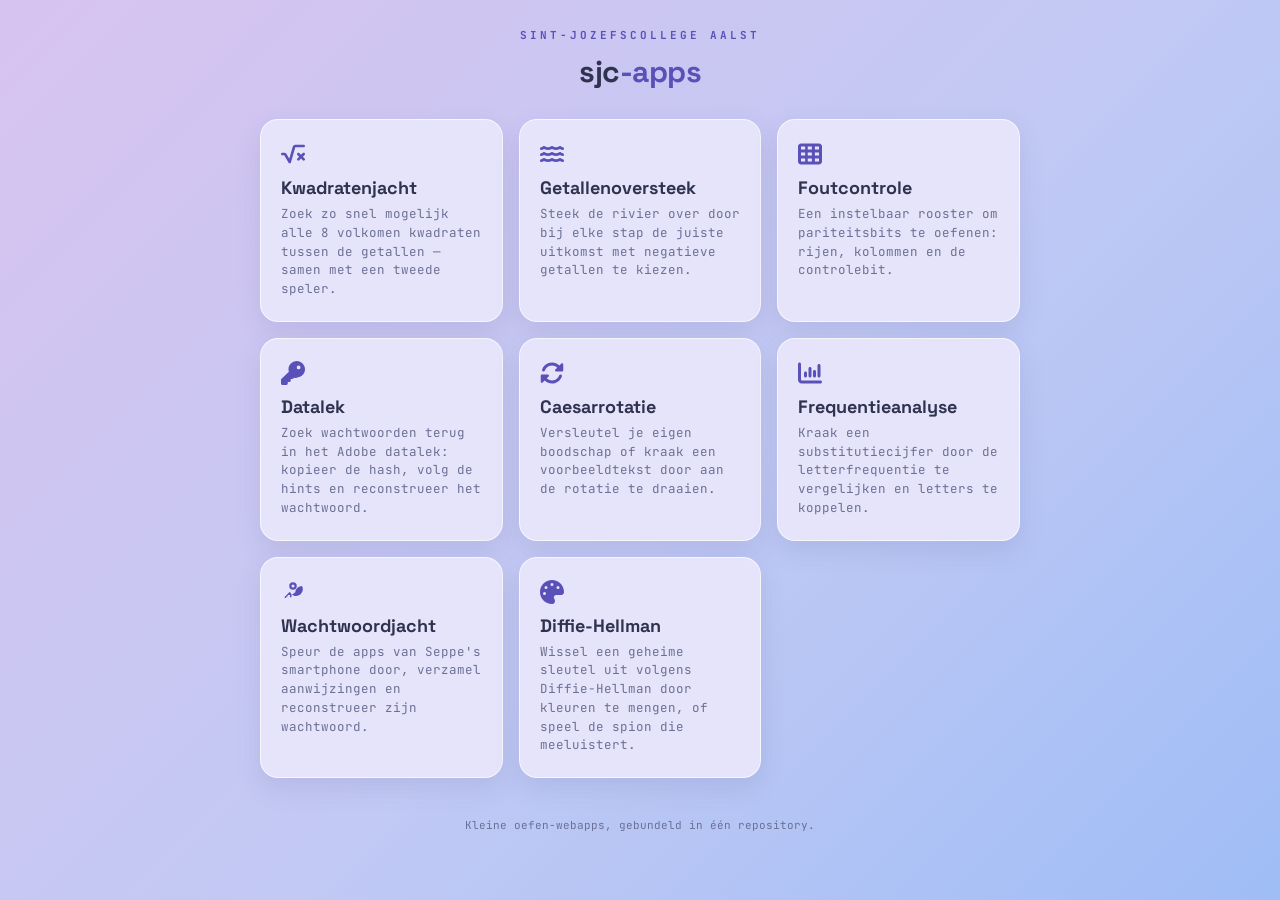
<file: index.html>
<!DOCTYPE html>
<html lang="nl">
<head>
<meta charset="UTF-8">
<meta name="viewport" content="width=device-width, initial-scale=1.0">
<title>sjc-apps</title>
<link rel="stylesheet" href="shared/base.css">
<link rel="stylesheet" href="style.css">
</head>
<body>

<div class="wrap">
  <div class="masthead">
    <div class="eyebrow">Sint-Jozefscollege Aalst</div>
    <h1>sjc<span class="sup">-apps</span></h1>
  </div>

  <div class="app-grid">
    <a class="app-card" href="kwadratenjacht/">
      <div class="icon">
        <svg viewBox="0 0 576 512" fill="currentColor" aria-hidden="true">
          <path d="M282.6 78.1c8-27.3 33-46.1 61.4-46.1l200 0c17.7 0 32 14.3 32 32s-14.3 32-32 32L344 96 238.7 457c-3.6 12.3-14.1 21.2-26.8 22.8s-25.1-4.6-31.5-15.6L77.6 288 32 288c-17.7 0-32-14.3-32-32s14.3-32 32-32l45.6 0c22.8 0 43.8 12.1 55.3 31.8l65.2 111.8L282.6 78.1zM393.4 233.4c12.5-12.5 32.8-12.5 45.3 0L480 274.7l41.4-41.4c12.5-12.5 32.8-12.5 45.3 0s12.5 32.8 0 45.3L525.3 320l41.4 41.4c12.5 12.5 12.5 32.8 0 45.3s-32.8 12.5-45.3 0L480 365.3l-41.4 41.4c-12.5 12.5-32.8 12.5-45.3 0s-12.5-32.8 0-45.3L434.7 320l-41.4-41.4c-12.5-12.5-12.5-32.8 0-45.3z"/>
        </svg>
      </div>
      <h2>Kwadratenjacht</h2>
      <p>Zoek zo snel mogelijk alle 8 volkomen kwadraten tussen de getallen — samen met een tweede speler.</p>
    </a>

    <a class="app-card" href="oversteek/">
      <div class="icon">
        <svg viewBox="0 0 576 512" fill="currentColor" aria-hidden="true">
          <path d="M269.5 69.9c11.1-7.9 25.9-7.9 37 0C329 85.4 356.5 96 384 96c26.9 0 55.4-10.8 77.4-26.1c0 0 0 0 0 0c11.9-8.5 28.1-7.8 39.2 1.7c14.4 11.9 32.5 21 50.6 25.2c17.2 4 27.9 21.2 23.9 38.4s-21.2 27.9-38.4 23.9c-24.5-5.7-44.9-16.5-58.2-25C449.5 149.7 417 160 384 160c-31.9 0-60.6-9.9-80.4-18.9c-5.8-2.7-11.1-5.3-15.6-7.7c-4.5 2.4-9.7 5.1-15.6 7.7c-19.8 9-48.5 18.9-80.4 18.9c-33 0-65.5-10.3-94.5-25.8c-13.4 8.4-33.7 19.3-58.2 25c-17.2 4-34.4-6.7-38.4-23.9s6.7-34.4 23.9-38.4C42.8 92.6 61 83.5 75.3 71.6c11.1-9.5 27.3-10.1 39.2-1.7c0 0 0 0 0 0C136.7 85.2 165.1 96 192 96c27.5 0 55-10.6 77.5-26.1zm37 288C329 373.4 356.5 384 384 384c26.9 0 55.4-10.8 77.4-26.1c0 0 0 0 0 0c11.9-8.5 28.1-7.8 39.2 1.7c14.4 11.9 32.5 21 50.6 25.2c17.2 4 27.9 21.2 23.9 38.4s-21.2 27.9-38.4 23.9c-24.5-5.7-44.9-16.5-58.2-25C449.5 437.7 417 448 384 448c-31.9 0-60.6-9.9-80.4-18.9c-5.8-2.7-11.1-5.3-15.6-7.7c-4.5 2.4-9.7 5.1-15.6 7.7c-19.8 9-48.5 18.9-80.4 18.9c-33 0-65.5-10.3-94.5-25.8c-13.4 8.4-33.7 19.3-58.2 25c-17.2 4-34.4-6.7-38.4-23.9s6.7-34.4 23.9-38.4c18.1-4.2 36.2-13.3 50.6-25.2c11.1-9.4 27.3-10.1 39.2-1.7c0 0 0 0 0 0C136.7 373.2 165.1 384 192 384c27.5 0 55-10.6 77.5-26.1c11.1-7.9 25.9-7.9 37 0zm0-144C329 229.4 356.5 240 384 240c26.9 0 55.4-10.8 77.4-26.1c0 0 0 0 0 0c11.9-8.5 28.1-7.8 39.2 1.7c14.4 11.9 32.5 21 50.6 25.2c17.2 4 27.9 21.2 23.9 38.4s-21.2 27.9-38.4 23.9c-24.5-5.7-44.9-16.5-58.2-25C449.5 293.7 417 304 384 304c-31.9 0-60.6-9.9-80.4-18.9c-5.8-2.7-11.1-5.3-15.6-7.7c-4.5 2.4-9.7 5.1-15.6 7.7c-19.8 9-48.5 18.9-80.4 18.9c-33 0-65.5-10.3-94.5-25.8c-13.4 8.4-33.7 19.3-58.2 25c-17.2 4-34.4-6.7-38.4-23.9s6.7-34.4 23.9-38.4c18.1-4.2 36.2-13.3 50.6-25.2c11.1-9.5 27.3-10.1 39.2-1.7c0 0 0 0 0 0C136.7 229.2 165.1 240 192 240c27.5 0 55-10.6 77.5-26.1c11.1-7.9 25.9-7.9 37 0z"/>
        </svg>
      </div>
      <h2>Getallenoversteek</h2>
      <p>Steek de rivier over door bij elke stap de juiste uitkomst met negatieve getallen te kiezen.</p>
    </a>

    <a class="app-card" href="pariteitscontrole/">
      <div class="icon">
        <svg viewBox="0 0 512 512" fill="currentColor" aria-hidden="true">
          <path d="M64 32C28.7 32 0 60.7 0 96L0 416c0 35.3 28.7 64 64 64l384 0c35.3 0 64-28.7 64-64l0-320c0-35.3-28.7-64-64-64L64 32zm88 64l0 64-88 0 0-64 88 0zm56 0l88 0 0 64-88 0 0-64zm240 0l0 64-88 0 0-64 88 0zM64 224l88 0 0 64-88 0 0-64zm232 0l0 64-88 0 0-64 88 0zm64 0l88 0 0 64-88 0 0-64zM152 352l0 64-88 0 0-64 88 0zm56 0l88 0 0 64-88 0 0-64zm240 0l0 64-88 0 0-64 88 0z"/>
        </svg>
      </div>
      <h2>Foutcontrole</h2>
      <p>Een instelbaar rooster om pariteitsbits te oefenen: rijen, kolommen en de controlebit.</p>
    </a>

    <a class="app-card" href="datalek/">
      <div class="icon">
        <svg viewBox="0 0 512 512" fill="currentColor" aria-hidden="true">
          <path d="M336 352c97.2 0 176-78.8 176-176S433.2 0 336 0S160 78.8 160 176c0 18.7 2.9 36.8 8.3 53.7L7 383c-4.5 4.5-7 10.6-7 17l0 80c0 17.7 14.3 32 32 32l80 0c17.7 0 32-14.3 32-32l0-32 32 0c17.7 0 32-14.3 32-32l0-32 32 0c8.5 0 16.6-3.4 22.6-9.4l19.7-19.7c16.9 5.4 35 8.4 53.7 8.4zM376 96a40 40 0 1 1 0 80 40 40 0 1 1 0-80z"/>
        </svg>
      </div>
      <h2>Datalek</h2>
      <p>Zoek wachtwoorden terug in het Adobe datalek: kopieer de hash, volg de hints en reconstrueer het wachtwoord.</p>
    </a>

    <a class="app-card" href="caesarrotatie/">
      <div class="icon">
        <svg viewBox="0 0 512 512" fill="currentColor" aria-hidden="true">
          <path d="M142.9 142.9c-17.5 17.5-30.1 38-37.8 59.8c-5.9 16.7-24.2 25.4-40.8 19.5s-25.4-24.2-19.5-40.8C55.6 150.7 73.2 122 97.6 97.6c87.2-87.2 228.3-87.5 315.8-1L455 55c6.9-6.9 17.2-8.9 26.2-5.2s14.8 12.5 14.8 22.2l0 128c0 13.3-10.7 24-24 24l-8.4 0c0 0 0 0 0 0L344 224c-9.7 0-18.5-5.8-22.2-14.8s-1.7-19.3 5.2-26.2l41.1-41.1c-62.6-61.5-163.1-61.2-225.3 1zM16 312c0-13.3 10.7-24 24-24l7.6 0 .7 0L168 288c9.7 0 18.5 5.8 22.2 14.8s1.7 19.3-5.2 26.2l-41.1 41.1c62.6 61.5 163.1 61.2 225.3-1c17.5-17.5 30.1-38 37.8-59.8c5.9-16.7 24.2-25.4 40.8-19.5s25.4 24.2 19.5 40.8c-10.8 30.6-28.4 59.3-52.9 83.8c-87.2 87.2-228.3 87.5-315.8 1L57 457c-6.9 6.9-17.2 8.9-26.2 5.2S16 449.7 16 440l0-119.6 0-.7 0-7.6z"/>
        </svg>
      </div>
      <h2>Caesarrotatie</h2>
      <p>Versleutel je eigen boodschap of kraak een voorbeeldtekst door aan de rotatie te draaien.</p>
    </a>

    <a class="app-card" href="frequentieanalyse/">
      <div class="icon">
        <svg viewBox="0 0 512 512" fill="currentColor" aria-hidden="true">
          <path d="M32 32c17.7 0 32 14.3 32 32l0 336c0 8.8 7.2 16 16 16l400 0c17.7 0 32 14.3 32 32s-14.3 32-32 32L80 480c-44.2 0-80-35.8-80-80L0 64C0 46.3 14.3 32 32 32zM160 224c17.7 0 32 14.3 32 32l0 64c0 17.7-14.3 32-32 32s-32-14.3-32-32l0-64c0-17.7 14.3-32 32-32zm128-64l0 160c0 17.7-14.3 32-32 32s-32-14.3-32-32l0-160c0-17.7 14.3-32 32-32s32 14.3 32 32zm64 32c17.7 0 32 14.3 32 32l0 96c0 17.7-14.3 32-32 32s-32-14.3-32-32l0-96c0-17.7 14.3-32 32-32zM480 96l0 224c0 17.7-14.3 32-32 32s-32-14.3-32-32l0-224c0-17.7 14.3-32 32-32s32 14.3 32 32z"/>
        </svg>
      </div>
      <h2>Frequentieanalyse</h2>
      <p>Kraak een substitutiecijfer door de letterfrequentie te vergelijken en letters te koppelen.</p>
    </a>

    <a class="app-card" href="wachtwoordjacht/">
      <div class="icon">
        <svg viewBox="0 0 448 512" fill="currentColor" aria-hidden="true">
          <path d="M304 128a80 80 0 1 0 -160 0 80 80 0 1 0 160 0zM416 128A144 144 0 1 1 155.4 249.4L48 356.7 48 384l32 0 0-32 32 0 0-32 32 0 16 0 0 16 0 32 32 0 0-32 0-32 22.7 0L272.6 260.6A144 144 0 0 1 416 128zM224 96a32 32 0 1 1 0 64 32 32 0 1 1 0-64z"/>
        </svg>
      </div>
      <h2>Wachtwoordjacht</h2>
      <p>Speur de apps van Seppe's smartphone door, verzamel aanwijzingen en reconstrueer zijn wachtwoord.</p>
    </a>

    <a class="app-card" href="diffie-hellman/">
      <div class="icon">
        <svg viewBox="0 0 512 512" fill="currentColor" aria-hidden="true">
          <path d="M512 256c0 .9 0 1.8 0 2.7c-.4 36.5-33.6 61.3-70.1 61.3L344 320c-26.5 0-48 21.5-48 48c0 3.4 .4 6.7 1 9.9c2.1 10.2 6.5 20 10.8 29.9c6.1 13.8 12.1 27.5 12.1 42c0 31.8-21.6 60.7-53.4 62c-3.5 .1-7 .2-10.6 .2C114.6 512 0 397.4 0 256S114.6 0 256 0S512 114.6 512 256zM128 288a32 32 0 1 0 -64 0 32 32 0 1 0 64 0zm0-96a32 32 0 1 0 0-64 32 32 0 1 0 0 64zM288 96a32 32 0 1 0 -64 0 32 32 0 1 0 64 0zm96 96a32 32 0 1 0 0-64 32 32 0 1 0 0 64z"/>
        </svg>
      </div>
      <h2>Diffie-Hellman</h2>
      <p>Wissel een geheime sleutel uit volgens Diffie-Hellman door kleuren te mengen, of speel de spion die meeluistert.</p>
    </a>

    
  </div>

  <div class="footer-row">
    <p class="hint">Kleine oefen-webapps, gebundeld in één repository.</p>
  </div>
</div>

</body>
</html>
</file>
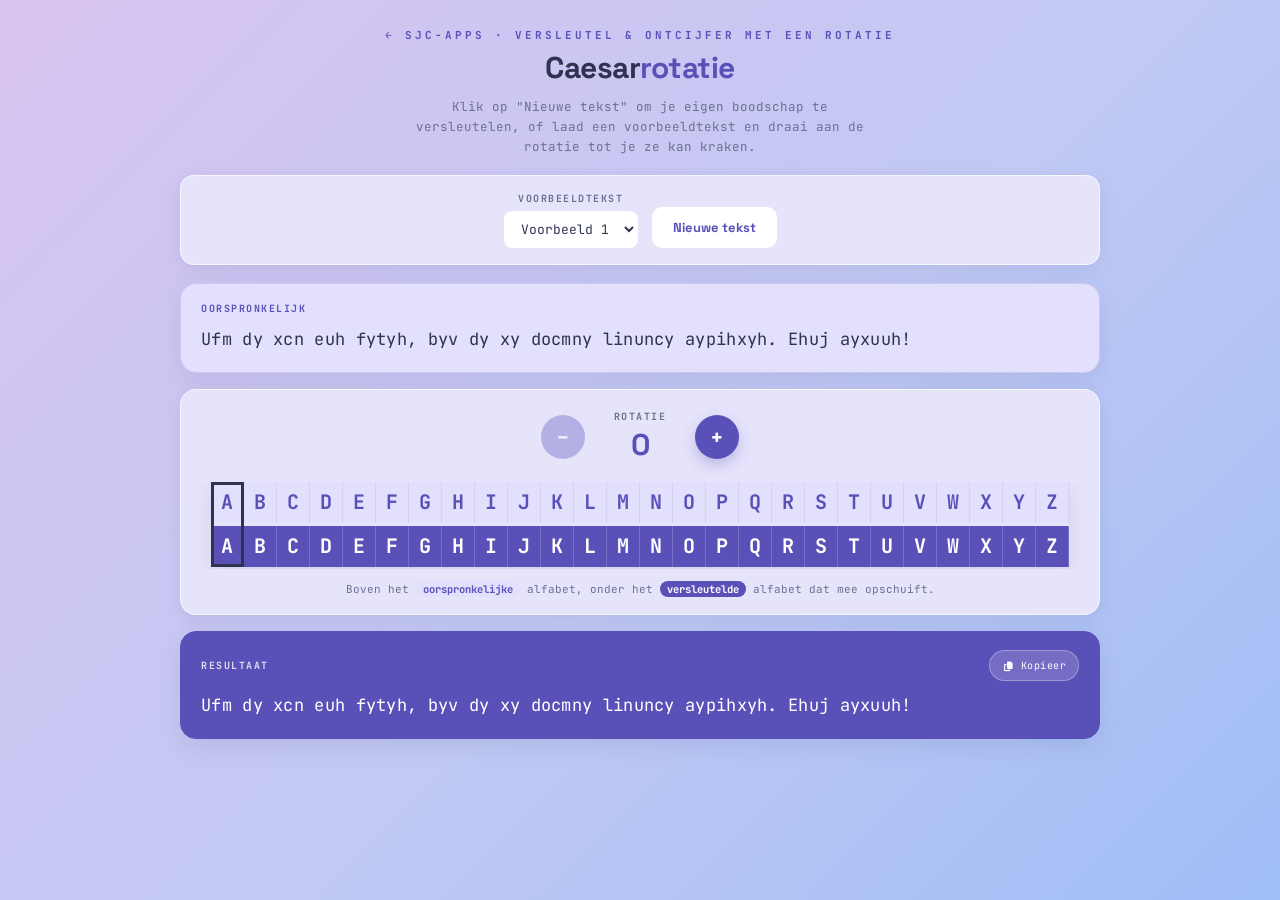
<file: caesarrotatie/index.html>
<!DOCTYPE html>
<html lang="nl">
<head>
<meta charset="UTF-8">
<meta name="viewport" content="width=device-width, initial-scale=1.0">
<title>Caesarrotatie</title>
<link rel="stylesheet" href="../shared/base.css">
<link rel="stylesheet" href="style.css">
<link rel="stylesheet" href="https://cdnjs.cloudflare.com/ajax/libs/font-awesome/6.5.2/css/all.min.css" crossorigin="anonymous" referrerpolicy="no-referrer">
</head>
<body>

<div class="wrap">
  <div class="masthead">
    <div class="eyebrow"><a href="../" style="color:inherit; text-decoration:none;">← sjc-apps</a> · versleutel & ontcijfer met een rotatie</div>
    <h1>Caesar<span class="sup">rotatie</span></h1>
    <p class="intro">Klik op "Nieuwe tekst" om je eigen boodschap te versleutelen, of laad een voorbeeldtekst en draai aan de rotatie tot je ze kan kraken.</p>
  </div>

  <div class="controls">
    <div class="control-group">
      <label for="preset-select">Voorbeeldtekst</label>
      <select id="preset-select"></select>
    </div>
    <button class="secondary" id="new-text-btn">Nieuwe tekst</button>
  </div>

  <div class="text-panel input-panel">
    <div class="panel-label">Oorspronkelijk</div>
    <div class="panel-text" id="input-text"></div>
  </div>

  <div class="rotation-panel">
    <div class="rotation-control">
      <button class="step-btn" id="rot-minus" aria-label="Verminder rotatie">−</button>
      <div class="rotation-readout">
        <span class="label">Rotatie</span>
        <span class="rotation-value" id="rot-value">0</span>
      </div>
      <button class="step-btn" id="rot-plus" aria-label="Verhoog rotatie">+</button>
    </div>

    <div class="ring-wrap" id="ring-wrap">
      <div class="ring-inner">
        <div class="ring-rows">
          <div class="ring-top" id="ring-top"></div>
          <div class="ring-bottom-viewport">
            <div class="ring-bottom-strip" id="ring-bottom-strip"></div>
          </div>
        </div>
        <div class="anchor-frame"></div>
      </div>
    </div>
    <p class="ring-caption">Boven het <span class="tag tag-p1">oorspronkelijke</span> alfabet, onder het <span class="tag tag-p2">versleutelde</span> alfabet dat mee opschuift.</p>
  </div>

  <div class="text-panel result-panel">
    <div class="panel-label">
      Resultaat
      <button class="copy-btn" id="copy-btn" title="Kopieer resultaat"><i class="fa-solid fa-copy fa-fw" id="copy-icon"></i><span id="copy-label">Kopieer</span></button>
    </div>
    <div class="panel-text" id="result-text"></div>
  </div>
</div>

<div class="overlay" id="custom-overlay">
  <div class="card start custom-card">
    <div class="icon"><i class="fa-solid fa-pencil fa-fw" id="copy-icon"></i></div>
    <h2>Eigen boodschap</h2>
    <p>Typ of plak je eigen boodschap.</p>
    <textarea id="custom-text" rows="5" spellcheck="false" placeholder="Typ hier je eigen boodschap…"></textarea>
    <div class="modal-actions">
      <button class="secondary" id="custom-cancel-btn">Annuleren</button>
      <button class="primary" id="use-text-btn">Gebruiken</button>
    </div>
  </div>
</div>

<script>
(function(){
  const PRESETS = [
    { text: "Als je dit kan lezen, heb je de juiste rotatie gevonden. Knap gedaan!", key: 20 },
    { text: "De legioenen trekken onder volle maan naar de Donau.", key: 3 },
    { text: "Julius Caesar gebruikte deze versleuteling om berichten naar zijn generaals te sturen.", key: 7 },
    { text: "Een envelop is verstuurd naar de derde kluis in het stadhuis.", key: 11 },
    { text: "Een goede sleutel onthoud je, een goed wachtwoord verzin je.", key: 5 },
    { text: "Afspraak op het bankje in het park was een spion met de plannen van het nieuwe wapensysteem. Laat hem niet ontspannen.", key: 9 },
    { text: "Met vijfentwintig mogelijke sleutels kraak je deze code met wat geduld.", key: 15 },
    { text: "Uw tweestapsverficatie code is ADF GKE, deze blijft een minuut geldig.", key: 2 }
  ];

  const presetSelect = document.getElementById('preset-select');
  const newTextBtn = document.getElementById('new-text-btn');
  const inputText = document.getElementById('input-text');
  const resultText = document.getElementById('result-text');
  const rotValue = document.getElementById('rot-value');
  const rotMinus = document.getElementById('rot-minus');
  const rotPlus = document.getElementById('rot-plus');
  const ringTop = document.getElementById('ring-top');
  const ringBottomStrip = document.getElementById('ring-bottom-strip');
  const copyBtn = document.getElementById('copy-btn');
  const copyIcon = document.getElementById('copy-icon');
  const copyLabel = document.getElementById('copy-label');
  const customOverlay = document.getElementById('custom-overlay');
  const customText = document.getElementById('custom-text');
  const useTextBtn = document.getElementById('use-text-btn');
  const customCancelBtn = document.getElementById('custom-cancel-btn');

  let rotation = 0;
  let sourceText = '';

  function caesarShift(text, shift){
    const s = ((shift % 26) + 26) % 26;
    return text.replace(/[a-zA-Z]/g, (ch) => {
      const base = ch === ch.toUpperCase() ? 65 : 97;
      return String.fromCharCode((ch.charCodeAt(0) - base + s) % 26 + base);
    });
  }

  function buildRing(){
    ringTop.innerHTML = '';
    for (let i = 0; i < 26; i++){
      const cell = document.createElement('div');
      cell.className = 'ring-cell';
      cell.textContent = String.fromCharCode(65 + i);
      ringTop.appendChild(cell);
    }

    ringBottomStrip.innerHTML = '';
    for (let i = 0; i < 78; i++){
      const cell = document.createElement('div');
      cell.className = 'ring-cell';
      cell.textContent = String.fromCharCode(65 + (i % 26));
      ringBottomStrip.appendChild(cell);
    }
  }

  function populateSelect(){
    presetSelect.innerHTML = '';
    PRESETS.forEach((_, i) => {
      const opt = document.createElement('option');
      opt.value = i;
      opt.textContent = `Voorbeeld ${i + 1}`;
      presetSelect.appendChild(opt);
    });
    const customOpt = document.createElement('option');
    customOpt.value = 'custom';
    customOpt.textContent = 'Eigen tekst';
    customOpt.disabled = true;
    customOpt.hidden = true;
    presetSelect.appendChild(customOpt);
  }

  function updateResult(){
    resultText.textContent = caesarShift(sourceText, rotation);
  }

  function setRotation(n){
    rotation = Math.max(0, Math.min(25, n));
    rotValue.textContent = rotation;
    document.documentElement.style.setProperty('--shift', rotation);
    rotMinus.disabled = rotation === 0;
    rotPlus.disabled = rotation === 25;
    updateResult();
  }

  function loadPreset(index){
    sourceText = caesarShift(PRESETS[index].text, PRESETS[index].key);
    inputText.textContent = sourceText;
    presetSelect.value = index;
    setRotation(0);
  }

  function openCustomModal(){
    customText.value = '';
    customOverlay.classList.add('show');
    customText.focus();
  }

  function closeCustomModal(){
    customOverlay.classList.remove('show');
  }

  presetSelect.addEventListener('change', () => {
    loadPreset(parseInt(presetSelect.value, 10));
  });

  newTextBtn.addEventListener('click', openCustomModal);

  useTextBtn.addEventListener('click', () => {
    presetSelect.value = 'custom';
    sourceText = customText.value;
    inputText.textContent = sourceText;
    setRotation(0);
    customOverlay.classList.remove('show');
  });

  customCancelBtn.addEventListener('click', closeCustomModal);

  customOverlay.addEventListener('click', (e) => {
    if (e.target === customOverlay) closeCustomModal();
  });

  document.addEventListener('keydown', (e) => {
    if (e.key === 'Escape' && customOverlay.classList.contains('show')) closeCustomModal();
  });

  rotMinus.addEventListener('click', () => setRotation(rotation - 1));
  rotPlus.addEventListener('click', () => setRotation(rotation + 1));

  document.getElementById('ring-wrap').addEventListener('wheel', (e) => {
    e.preventDefault();
    setRotation(rotation + (e.deltaY > 0 ? 1 : -1));
  }, { passive: false });

  copyBtn.addEventListener('click', () => {
    navigator.clipboard.writeText(resultText.textContent).then(() => {
      copyIcon.className = 'fa-solid fa-check fa-fw';
      copyLabel.textContent = 'Gekopieerd';
      setTimeout(() => {
        copyIcon.className = 'fa-solid fa-copy fa-fw';
        copyLabel.textContent = 'Kopieer';
      }, 1200);
    }).catch(() => {});
  });

  populateSelect();
  buildRing();
  loadPreset(0);
})();
</script>

</body>
</html>
</file>
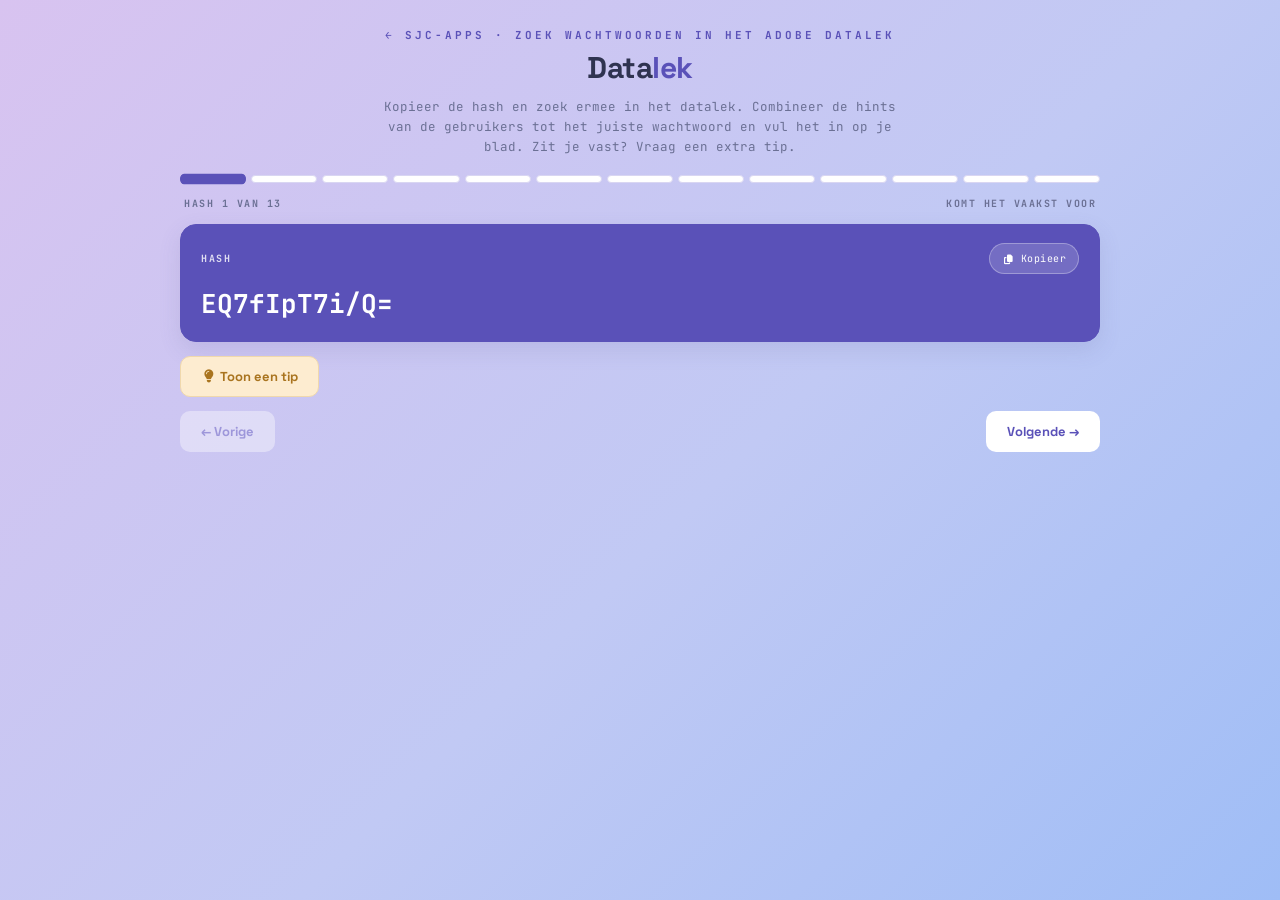
<file: datalek/index.html>
<!DOCTYPE html>
<html lang="nl">
<head>
<meta charset="UTF-8">
<meta name="viewport" content="width=device-width, initial-scale=1.0">
<title>Datalek</title>
<link rel="stylesheet" href="../shared/base.css">
<link rel="stylesheet" href="style.css">
<link rel="stylesheet" href="https://cdnjs.cloudflare.com/ajax/libs/font-awesome/6.5.2/css/all.min.css" crossorigin="anonymous" referrerpolicy="no-referrer">
</head>
<body>

<div class="wrap">
  <div class="masthead">
    <div class="eyebrow"><a href="../" style="color:inherit; text-decoration:none;">← sjc-apps</a> · zoek wachtwoorden in het Adobe datalek</div>
    <h1>Data<span class="sup">lek</span></h1>
    <p class="intro">Kopieer de hash en zoek ermee in het datalek. Combineer de hints van de gebruikers tot het juiste wachtwoord en vul het in op je blad. Zit je vast? Vraag een extra tip.</p>
  </div>

  <div class="progress-dots" id="dots"></div>

  <div class="deck-status">
    <span id="position">Hash 1 van 1</span>
    <span id="pinned-note"></span>
  </div>

  <div class="text-panel hash-panel">
    <div class="panel-label">
      Hash
      <button class="copy-btn" id="copy-btn" title="Kopieer de hash"><i class="fa-solid fa-copy fa-fw" id="copy-icon"></i><span id="copy-label">Kopieer</span></button>
    </div>
    <div class="hash-text" id="hash-text"></div>
  </div>

  <div class="tip-area">
    <div class="text-panel tip-panel hidden" id="tip-panel">
      <div class="panel-label"><i class="fa-solid fa-lightbulb fa-fw"></i>&nbsp;Extra tips</div>
      <ul class="tip-list" id="tip-list"></ul>
    </div>
    <button class="secondary tip-btn" id="tip-btn"><i class="fa-solid fa-lightbulb fa-fw"></i>&nbsp;<span id="tip-btn-label">Toon een tip</span></button>
  </div>

  <div class="nav-row">
    <button class="secondary" id="prev-btn">← Vorige</button>
    <button class="secondary" id="next-btn">Volgende →</button>
  </div>
</div>

<script>
(function(){
  /* ------------------------------------------------------------------ *
   *  CONFIG
   *
   *  Vul hieronder alle hashes in die op het blad kunnen staan.
   *  Per hash:
   *    hash : exact zoals de leerling ze moet kopiëren.
   *    tips : lijst met extra hints, van vaag naar concreet. De leerling
   *           kan ze één voor één opvragen. Laat leeg ([]) als er geen
   *           extra tip is — de tip-knop verdwijnt dan voor die hash.
   *
   *  De eerste hash in de lijst is de meest voorkomende: die blijft
   *  vooraan staan (zet PIN_FIRST op false om ook die mee te schudden).
   *  Alle andere hashes komen bij elke herlaadbeurt in een nieuwe
   *  willekeurige volgorde.
   * ------------------------------------------------------------------ */
  const HASHES = [
    { hash: "EQ7fIpT7i/Q=",             tips: ["Deze hash komt het vaakst voor in het hele bestand."] },
    { hash: "F9ufzyNBJfE",              tips: ["Waarschijnlijk bevat het wachtwoord op het einde een getal."] },
    { hash: "a1/oJIA0llDioxG6CatHBw",   tips: [] },
    { hash: "VU9vTyvsXxo",              tips: [] },
    { hash: "vp6d18mfGL+5n2auThm2+Q",   tips: ["Eén bepaalde tip komt wel drie keer voor, zoek dit merk desnoods even op..."] },
    { hash: "7ePOHpjACv8",              tips: ["Eén van de tips verwijst naar de woonplaats van het wachtwoord."] },
    { hash: "Vr+TMBpSLuk=",             tips: ["Eén van de tips is de auteur van een boekenreeks met een link naar het wachtwoord."] },
    { hash: "dCgB24yq9Bw",              tips: [] },
    { hash: "MzCOJpYGEN4=",             tips: ["Surname betekent familienaam.", "Bekijk de e-mailadressen die bij deze hash horen — de naam zit erin verwerkt."] },
    { hash: "YlQe6pUMdsTxHUX3hQObgQ",   tips: [] },
    { hash: "y7F6CyUyVM/ioxG6CatHBw=",  tips: [] },
    { hash: "hHor1+o9rMI",              tips: ["Zoek het symbool of de vlag van de Amerikaanse staat op."] },
    { hash: "Wq47rZpht3df+E5Ulu/AzA",   tips: [] }
  ];

  const PIN_FIRST = true;

  const $ = (id) => document.getElementById(id);
  const dots = $('dots'),
    position = $('position'), pinnedNote = $('pinned-note'),
    hashText = $('hash-text'), copyBtn = $('copy-btn'), copyIcon = $('copy-icon'), copyLabel = $('copy-label'),
    tipPanel = $('tip-panel'), tipList = $('tip-list'),
    tipBtn = $('tip-btn'), tipBtnLabel = $('tip-btn-label'),
    prevBtn = $('prev-btn'), nextBtn = $('next-btn');

  let order = [];        // indices in HASHES, in display order
  let current = 0;
  let tipsShown = {};     // HASHES-index -> hoeveel tips zichtbaar
  const visited = new Set();

  function shuffleInPlace(arr){
    for (let i = arr.length - 1; i > 0; i--){
      const j = Math.floor(Math.random() * (i + 1));
      [arr[i], arr[j]] = [arr[j], arr[i]];
    }
    return arr;
  }

  function buildOrder(){
    const all = HASHES.map((_, i) => i);
    if (PIN_FIRST && all.length > 1){
      order = [all[0], ...shuffleInPlace(all.slice(1))];
    } else {
      order = shuffleInPlace(all);
    }
    current = 0;
    tipsShown = {};
    visited.clear();
  }

  const cardIndex = () => order[current];
  const currentCard = () => HASHES[cardIndex()];

  function buildDots(){
    dots.innerHTML = '';
    dots.style.gridTemplateColumns = `repeat(${order.length}, 1fr)`;
    order.forEach((hi, pos) => {
      const d = document.createElement('div');
      d.className = 'pd' + (visited.has(hi) && pos !== current ? ' done' : '') + (pos === current ? ' current' : '');
      d.title = `Hash ${pos + 1}`;
      d.addEventListener('click', () => { current = pos; render(); });
      dots.appendChild(d);
    });
  }

  function render(){
    const card = currentCard(), hi = cardIndex(), n = order.length;
    visited.add(hi);

    position.textContent = `Hash ${current + 1} van ${n}`;
    pinnedNote.textContent = (PIN_FIRST && current === 0) ? 'komt het vaakst voor' : '';

    hashText.textContent = card.hash;

    const shown = tipsShown[hi] || 0;
    const total = card.tips.length;

    tipList.innerHTML = '';
    card.tips.slice(0, shown).forEach((t) => {
      const li = document.createElement('li');
      li.textContent = t;
      tipList.appendChild(li);
    });
    tipPanel.classList.toggle('hidden', shown === 0);

    if (total === 0){
      tipBtn.classList.add('hidden');
    } else {
      tipBtn.classList.remove('hidden');
      tipBtn.disabled = shown >= total;
      tipBtnLabel.textContent =
        shown === 0 ? 'Toon een tip' :
        shown < total ? 'Nog een tip' : 'Alle tips getoond';
    }

    prevBtn.disabled = current === 0;
    nextBtn.disabled = current === n - 1;

    buildDots();
  }

  function copyHash(){
    navigator.clipboard.writeText(currentCard().hash).then(() => {
      copyIcon.className = 'fa-solid fa-check fa-fw';
      copyLabel.textContent = 'Gekopieerd';
      setTimeout(() => {
        copyIcon.className = 'fa-solid fa-copy fa-fw';
        copyLabel.textContent = 'Kopieer';
      }, 1200);
    }).catch(() => {});
  }

  copyBtn.addEventListener('click', copyHash);
  hashText.addEventListener('click', copyHash);

  tipBtn.addEventListener('click', () => {
    const hi = cardIndex();
    const total = currentCard().tips.length;
    tipsShown[hi] = Math.min((tipsShown[hi] || 0) + 1, total);
    render();
  });

  prevBtn.addEventListener('click', () => { if (current > 0){ current--; render(); } });
  nextBtn.addEventListener('click', () => { if (current < order.length - 1){ current++; render(); } });

  document.addEventListener('keydown', (e) => {
    if (e.target.tagName === 'INPUT' || e.target.tagName === 'TEXTAREA') return;
    if (e.key === 'ArrowLeft' && current > 0){ current--; render(); }
    if (e.key === 'ArrowRight' && current < order.length - 1){ current++; render(); }
  });

  buildOrder();
  render();
})();
</script>

</body>
</html>
</file>
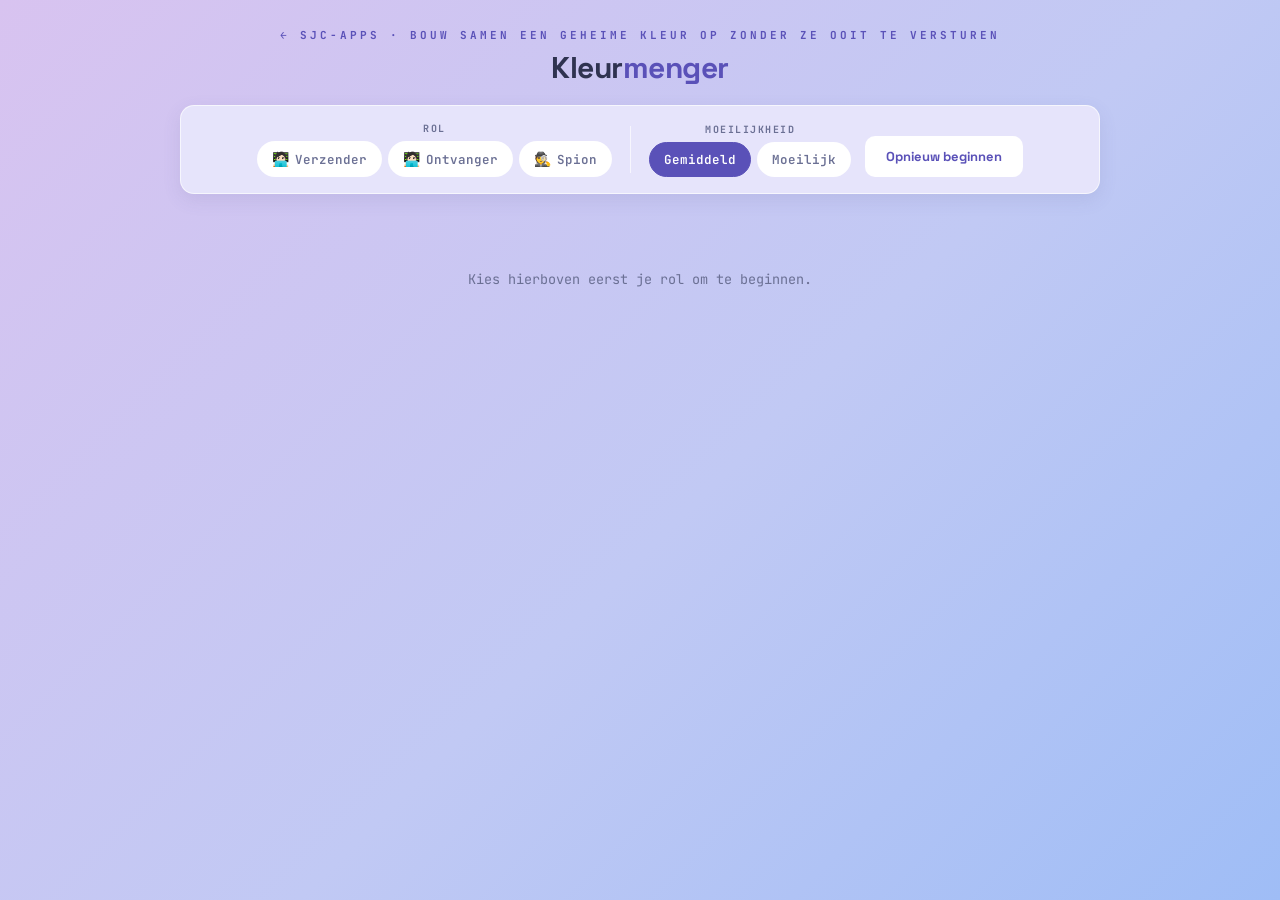
<file: diffie-hellman/index.html>
<!DOCTYPE html>
<html lang="nl">
<head>
<meta charset="UTF-8">
<meta name="viewport" content="width=device-width, initial-scale=1.0">
<title>Kleurmenger</title>
<link rel="stylesheet" href="../shared/base.css">
<link rel="stylesheet" href="style.css">
</head>
<body>

<div class="wrap">
  <div class="masthead">
    <div class="eyebrow"><a href="../" style="color:inherit; text-decoration:none;">← sjc-apps</a> · bouw samen een geheime kleur op zonder ze ooit te versturen</div>
    <h1>Kleur<span class="sup">menger</span></h1>
  </div>

  <div class="controls">
    <div class="control-group">
      <span class="control-label">Rol</span>
      <div class="pill-group" id="role-pills">
        <button class="pill" data-value="verzender"><span class="pill-emoji">🧑🏻‍💻</span>Verzender</button>
        <button class="pill" data-value="ontvanger"><span class="pill-emoji">🧑🏻‍💻</span>Ontvanger</button>
        <button class="pill" data-value="spion"><span class="pill-emoji">🕵️</span>Spion</button>
      </div>
    </div>
    <div class="control-sep" aria-hidden="true"></div>
    <div class="control-group">
      <span class="control-label">Moeilijkheid</span>
      <div class="pill-group" id="difficulty-pills">
        <button class="pill" data-value="gemiddeld">Gemiddeld</button>
        <button class="pill" data-value="moeilijk">Moeilijk</button>
      </div>
    </div>
    <button class="secondary" id="reset-btn">Opnieuw beginnen</button>
  </div>

  <div class="role-prompt" id="role-prompt">
    <p>Kies hierboven eerst je rol om te beginnen.</p>
  </div>

  <div id="deelnemer-screen" class="screen hidden">
    <section class="reveal-section" id="section-keys">
      <h3>Publieke en private sleutel</h3>
      <p class="section-hint">Spreek samen met de andere partij hardop een publieke kleur af, en kies ze hieronder. Kies daarna je eigen geheime private kleur — niemand anders mag die kennen.</p>

      <div class="mini-label">Publieke sleutel</div>
      <div id="public-field"></div>

      <div class="two-col-row keys-private-row hidden" id="private-columns">
        <div>
          <div class="mini-label">Jouw private sleutel</div>
          <div id="private-field"></div>
        </div>
        <div>
          <div class="mini-label" id="private-other-label"></div>
          <div class="locked-placeholder">🔒 blijft geheim voor jou</div>
        </div>
      </div>
    </section>

    <section class="reveal-section hidden" id="section-exchange">
      <h3>Mengsels uitwisselen</h3>
      <p class="section-hint" id="exchange-hint"></p>
      <div class="two-col-row" id="exchange-columns">
        <div>
          <div class="mini-label">Jouw mengsel</div>
          <div id="mix-display"></div>
        </div>
        <div>
          <div class="mini-label">Ontvangen mengsel</div>
          <div id="received-field"></div>
        </div>
      </div>
    </section>

    <section class="reveal-section hidden" id="section-key">
      <h3>Gedeelde geheime sleutel</h3>
      <p class="section-hint" id="key-hint"></p>
      <div id="key-display"></div>
    </section>
  </div>

  <div id="spion-screen" class="screen hidden">
    <section class="reveal-section" id="spion-section-public">
      <h3>Onderschepte publieke sleutel</h3>
      <p class="section-hint">Vul de RGB-code in die je de deelnemers hoorde afspreken.</p>
      <div id="spion-public-field"></div>
    </section>

    <section class="reveal-section hidden" id="spion-section-mixes">
      <h3>Onderschepte mengsels</h3>
      <p class="section-hint">Vul in wat je de verzender en de ontvanger hoorde doorgeven. Zodra je beide mengsels hebt, kan je beginnen kraken.</p>
      <div class="two-col-row">
        <div>
          <div class="mini-label">Mengsel van de verzender</div>
          <div id="spion-mixA-field"></div>
        </div>
        <div>
          <div class="mini-label">Mengsel van de ontvanger</div>
          <div id="spion-mixB-field"></div>
        </div>
      </div>
    </section>

    <section class="reveal-section hidden" id="spion-section-tool">
      <h3>Kraak de private sleutels</h3>
      <p class="section-hint" id="spion-tool-hint">Kies een kandidaat-kleur en bekijk welk mengsel dat zou geven met de publieke kleur. Vergelijk dat zelf visueel met het onderschepte mengsel hierboven — de app zegt je niet of je juist zit.</p>
      <div class="two-col-row">
        <div>
          <div class="mini-label">Op zoek naar de private sleutel van de verzender</div>
          <div id="spion-candidateA-field"></div>
          <div id="spion-candidateA-result"></div>
          <div class="cracked-key-box hidden" id="spion-crackedA-box">
            <div class="mini-label">Gekraakte sleutel (mengsel met de ontvanger)</div>
            <div id="spion-crackedA-display"></div>
          </div>
        </div>
        <div>
          <div class="mini-label">Op zoek naar de private sleutel van de ontvanger</div>
          <div id="spion-candidateB-field"></div>
          <div id="spion-candidateB-result"></div>
          <div class="cracked-key-box hidden" id="spion-crackedB-box">
            <div class="mini-label">Gekraakte sleutel (mengsel met de verzender)</div>
            <div id="spion-crackedB-display"></div>
          </div>
        </div>
      </div>
    </section>
  </div>
</div>

<script>
(function(){
  // 25 kleuren (5x5-rooster): elke combinatie van {0,120,240} per kanaal,
  // op zwart en bijna-wit na -- gebruikt als klikbaar palet bij "gemiddeld".
  // Hue (met verzadiging als tweebreker) van een kleur, om het rooster als een
  // rustige regenboogvloeiing te tonen in plaats van in willekeurige volgorde.
  function hueOf(c){
    const r = c.r / 255, g = c.g / 255, b = c.b / 255;
    const max = Math.max(r, g, b), min = Math.min(r, g, b);
    const delta = max - min;
    if (delta === 0) return -1; // grijstinten: helemaal vooraan
    let h;
    if (max === r) h = ((g - b) / delta) % 6;
    else if (max === g) h = (b - r) / delta + 2;
    else h = (r - g) / delta + 4;
    h *= 60;
    if (h < 0) h += 360;
    return h;
  }
  function lightnessOf(c){ return (Math.max(c.r, c.g, c.b) + Math.min(c.r, c.g, c.b)) / 2; }

  function buildGemiddeldPalette(){
    const vals = [0, 120, 240];
    const colors = [];
    vals.forEach((r) => vals.forEach((g) => vals.forEach((b) => {
      if (r === 0 && g === 0 && b === 0) return;
      if (r === 240 && g === 240 && b === 240) return;
      colors.push({ r, g, b });
    })));
    colors.sort((a, b) => {
      const hueDiff = hueOf(a) - hueOf(b);
      if (hueDiff !== 0) return hueDiff;
      return lightnessOf(b) - lightnessOf(a);
    });
    return colors;
  }
  const GEMIDDELD_PALETTE = buildGemiddeldPalette();

  const DIFFICULTIES = {
    gemiddeld: { label: 'Gemiddeld', countLabel: '25' },
    moeilijk:  { label: 'Moeilijk',  countLabel: '10.648' }
  };

  // ---- pure kleur-wiskunde -------------------------------------------------
  // Verhoudingen (2/3-1/3 en 3/4-1/4) komen bewust nergens in de UI voor.
  function firstMix(pub, priv){
    return { r: (2 * pub.r + priv.r) / 3, g: (2 * pub.g + priv.g) / 3, b: (2 * pub.b + priv.b) / 3 };
  }
  function deriveShared(mix, priv){
    return { r: (3 * mix.r + priv.r) / 4, g: (3 * mix.g + priv.g) / 4, b: (3 * mix.b + priv.b) / 4 };
  }
  // Publieke/private kleuren liggen op een rooster van veelvouden van 12 (zodat
  // /3 altijd exact uitkomt); mengsels zijn altijd veelvouden van 4 (voor de /4).
  function snapToGrid(v, step){
    const snapped = Math.round(v / step) * step;
    return Math.max(0, Math.min(252, snapped));
  }
  function sameColor(a, b){
    return !!a && !!b && a.r === b.r && a.g === b.g && a.b === b.b;
  }

  function rgbCss(c){ return `rgb(${c.r}, ${c.g}, ${c.b})`; }
  function rgbText(c){ return `rgb(${c.r}, ${c.g}, ${c.b})`; }

  // Toont een mengresultaat door het staal te laten "vervloeien" van de
  // startkleur naar de eindkleur, met een korte wobble/verzadigingspuls die
  // aan het mengen van verf doet denken. Geeft de wrapper terug zodat er nog
  // extra inhoud (zoals de sleutel-vergelijking) aan toegevoegd kan worden.
  function renderAnimatedMix(container, fromColor, toColor, label, showRgb){
    if (showRgb === undefined) showRgb = true;
    container.innerHTML = '';
    const display = document.createElement('div');
    display.className = 'color-display';

    const swatch = document.createElement('div');
    swatch.className = 'swatch-preview mixing';
    swatch.style.background = rgbCss(fromColor);
    display.appendChild(swatch);

    if (showRgb){
      const chip = document.createElement('span');
      chip.className = 'rgb-chip';
      chip.textContent = rgbText(toColor);
      display.appendChild(chip);
    }

    if (label){
      const labelEl = document.createElement('span');
      labelEl.className = 'color-label';
      labelEl.textContent = label;
      display.appendChild(labelEl);
    }

    container.appendChild(display);

    void swatch.offsetWidth; // forceer reflow zodat de transitie effectief start vanaf fromColor
    requestAnimationFrame(() => {
      // Zelfde duur/curve als de mixPulse-rotatie (CSS-vars --mix-duration/--mix-timing),
      // zodat kleur en rotatie altijd exact synchroon lopen.
      swatch.style.transition = 'background-color var(--mix-duration) var(--mix-timing)';
      swatch.style.background = rgbCss(toColor);
    });
    setTimeout(() => swatch.classList.remove('mixing'), 1700); // moet gelijk blijven aan --mix-duration

    return display;
  }

  // Toont een geanimeerd mengresultaat gevolgd door de "X = 3 · Y"-vergelijking
  // (dezelfde weergave voor zowel de echte gedeelde sleutel als een gekraakte
  // kandidaat-sleutel bij de spion).
  function renderKeyEquation(container, fromColor, keyColor, label){
    const { r, g, b } = keyColor;
    const minVal = Math.min(r, g, b);
    const rotationKey = minVal / 3;
    renderAnimatedMix(container, fromColor, keyColor, label);
    const highlight = document.createElement('div');
    highlight.className = 'key-highlight';
    highlight.innerHTML = `
      <div class="key-equation"><span class="key-number">${minVal}</span><span class="key-operator">= 3 &middot;</span><span class="key-number">${rotationKey}</span></div>
      <div class="key-caption">gebruik ${rotationKey} als rotatiesleutel</div>
    `;
    container.appendChild(highlight);
  }

  // Toont welke kandidaat-kleur gekozen werd en welk mengsel die zou geven:
  // "Private sleutel: (kleur) levert (mengsel)". Het mengsel-staal is geanimeerd
  // en toont bewust geen RGB-code -- de spion vergelijkt dat zelf visueel.
  function renderCandidateSummary(container, candidateColor, publicColor, mixColor){
    container.innerHTML = '';
    const row = document.createElement('div');
    row.className = 'candidate-summary';

    const left = document.createElement('div');
    left.className = 'color-display';
    left.innerHTML = `<div class="swatch-preview" style="background:${rgbCss(candidateColor)}"></div><span class="color-label">Private sleutel</span>`;
    row.appendChild(left);

    const arrow = document.createElement('span');
    arrow.className = 'candidate-summary-arrow';
    arrow.textContent = 'levert';
    row.appendChild(arrow);

    const right = document.createElement('div');
    row.appendChild(right);

    container.appendChild(row);
    renderAnimatedMix(right, publicColor, mixColor, 'Mengsel', false);
  }

  // ---- klikbaar kleurenpalet (moeilijkheid "gemiddeld") -------------------
  function createSwatchGrid(container, { palette, initial, onPick }){
    const grid = document.createElement('div');
    grid.className = 'swatch-grid';
    palette.forEach((c) => {
      const btn = document.createElement('button');
      btn.type = 'button';
      btn.className = 'swatch-btn' + (sameColor(c, initial) ? ' selected' : '');
      btn.style.background = rgbCss(c);
      btn.setAttribute('aria-label', rgbText(c));
      btn.addEventListener('click', () => {
        [...grid.children].forEach((ch) => ch.classList.remove('selected'));
        btn.classList.add('selected');
        onPick(c);
      });
      grid.appendChild(btn);
    });
    container.appendChild(grid);
  }

  // ---- RGB-schuifbalken (moeilijkheid "moeilijk", en alle mengsel-velden) --
  function createRgbSliders(container, { step, initial, onChange }){
    const wrap = document.createElement('div');
    wrap.className = 'rgb-sliders';

    const preview = document.createElement('div');
    preview.className = 'slider-preview';
    wrap.appendChild(preview);

    const current = { r: 120, g: 120, b: 120, ...initial };
    ['r', 'g', 'b'].forEach((ch) => { current[ch] = snapToGrid(current[ch], step); });

    function updatePreview(){ preview.style.background = rgbCss(current); }

    ['r', 'g', 'b'].forEach((ch) => {
      const row = document.createElement('div');
      row.className = 'slider-row';
      const label = document.createElement('span');
      label.className = 'slider-channel-label';
      label.textContent = ch.toUpperCase();
      const input = document.createElement('input');
      input.type = 'range';
      input.min = 0; input.max = 252; input.step = step;
      input.value = current[ch];
      const valueEl = document.createElement('span');
      valueEl.className = 'slider-value';
      valueEl.textContent = current[ch];

      input.addEventListener('input', () => {
        current[ch] = parseInt(input.value, 10);
        valueEl.textContent = current[ch];
        updatePreview();
        onChange({ ...current });
      });

      row.appendChild(label);
      row.appendChild(input);
      row.appendChild(valueEl);
      wrap.appendChild(row);
    });

    updatePreview();
    container.appendChild(wrap);
    onChange({ ...current });
  }

  // ---- herbruikbaar kleurenveld: swatches (gemiddeld) of RGB-schuifbalken
  // (moeilijk/mengsels), altijd met een live voorbeeldstaal. Vertegenwoordigt
  // een écht afgesproken/gekozen kleur: vereist een expliciete "Bevestigen"-
  // klik die telkens een nieuwe sectie eronder onthult.
  function createColorField(container, { step, placeholder, onConfirm }){
    container.innerHTML = '';
    const wrap = document.createElement('div');
    wrap.className = 'color-field';

    const summary = document.createElement('button');
    summary.type = 'button';
    summary.className = 'color-field-summary';
    wrap.appendChild(summary);

    const panel = document.createElement('div');
    panel.className = 'color-field-panel';
    wrap.appendChild(panel);

    container.appendChild(wrap);

    let current = null;
    let open = false;

    function renderSummary(){
      if (current){
        summary.innerHTML = `<span class="mini-swatch" style="background:${rgbCss(current)}"></span><span class="rgb-chip">${rgbText(current)}</span><span class="change-label">Wijzig</span>`;
      } else {
        summary.innerHTML = `<span class="mini-swatch placeholder"></span><span class="change-label">${placeholder || 'Kies kleur'}</span>`;
      }
    }

    function renderPanel(){
      panel.innerHTML = '';
      panel.classList.toggle('open', open);
      if (!open) return;

      let pending = current ? { ...current } : null;

      if (step === 12 && difficulty === 'gemiddeld'){
        createSwatchGrid(panel, {
          palette: GEMIDDELD_PALETTE,
          initial: pending,
          onPick: (c) => { pending = c; }
        });
      } else {
        createRgbSliders(panel, {
          step,
          initial: pending,
          onChange: (c) => { pending = c; }
        });
      }

      const confirmBtn = document.createElement('button');
      confirmBtn.type = 'button';
      confirmBtn.className = 'primary';
      confirmBtn.textContent = 'Bevestigen';
      confirmBtn.addEventListener('click', () => {
        if (!pending) return;
        current = {
          r: snapToGrid(pending.r, step),
          g: snapToGrid(pending.g, step),
          b: snapToGrid(pending.b, step)
        };
        open = false;
        renderSummary();
        renderPanel();
        onConfirm(current);
      });
      panel.appendChild(confirmBtn);
    }

    summary.addEventListener('click', () => { open = !open; renderPanel(); });

    renderSummary();
    renderPanel();
  }

  // ---- levend kleurenveld voor de kraaktool: elke klik/sleep werkt meteen
  // door, zonder bevestiging, want een spion wil snel veel kandidaten proberen.
  function createLiveColorField(container, { step, onChange }){
    container.innerHTML = '';
    if (step === 12 && difficulty === 'gemiddeld'){
      createSwatchGrid(container, { palette: GEMIDDELD_PALETTE, initial: null, onPick: onChange });
    } else {
      createRgbSliders(container, { step, initial: null, onChange });
    }
  }

  // ---- rol / moeilijkheid ---------------------------------------------------
  let role = null; // pas een scherm tonen nadat de gebruiker expliciet een rol koos
  let difficulty = 'gemiddeld';

  const rolePills = document.querySelectorAll('#role-pills .pill');
  const difficultyPills = document.querySelectorAll('#difficulty-pills .pill');
  const resetBtn = document.getElementById('reset-btn');
  const rolePrompt = document.getElementById('role-prompt');
  const deelnemerScreen = document.getElementById('deelnemer-screen');
  const spionScreen = document.getElementById('spion-screen');

  function isParticipant(r){ return r === 'verzender' || r === 'ontvanger'; }

  function renderActiveScreen(){
    if (!role) return;
    if (isParticipant(role)) startDeelnemer(); else startSpion();
  }

  function setRole(r){
    role = r;
    rolePills.forEach((p) => p.classList.toggle('active', p.dataset.value === r));
    rolePrompt.classList.add('hidden');
    deelnemerScreen.classList.toggle('hidden', !isParticipant(r));
    spionScreen.classList.toggle('hidden', r !== 'spion');
    renderActiveScreen();
  }
  function setDifficulty(d){
    difficulty = d;
    difficultyPills.forEach((p) => p.classList.toggle('active', p.dataset.value === d));
    renderActiveScreen();
  }

  // ---- Verzender/ontvanger-modus ---------------------------------------------
  let publicColor = null, privateColor = null, myMix = null, receivedMix = null, sharedSecret = null;

  const sectionExchange = document.getElementById('section-exchange');
  const sectionKey = document.getElementById('section-key');
  const privateColumns = document.getElementById('private-columns');
  const exchangeColumns = document.getElementById('exchange-columns');

  function startDeelnemer(){
    publicColor = privateColor = myMix = receivedMix = sharedSecret = null;
    privateColumns.classList.add('hidden');
    sectionExchange.classList.add('hidden');
    sectionKey.classList.add('hidden');

    // Verzender: eigen kant links, andere partij rechts. Ontvanger: omgekeerd --
    // zo staat de "zender" visueel links en de "ontvanger" rechts, zoals in een
    // klassiek zender-ontvanger-schema.
    const reversed = role === 'ontvanger';
    privateColumns.classList.toggle('reversed', reversed);
    exchangeColumns.classList.toggle('reversed', reversed);

    const otherRoleLabel = role === 'verzender' ? 'de ontvanger' : 'de verzender';
    document.getElementById('private-other-label').textContent = `Private sleutel van ${otherRoleLabel}`;
    document.getElementById('exchange-hint').textContent =
      `Dit ontstaat automatisch uit de publieke en jouw private kleur. Deel de RGB-code hardop met ${otherRoleLabel}, en vul in wat ${otherRoleLabel} met jou deelde.`;
    document.getElementById('key-hint').textContent = role === 'verzender'
      ? 'Dit is het mengsel van het ontvangen mengsel met jouw private kleur. De laagste van de drie waarden is jullie gedeelde geheime sleutel — gebruik die om je boodschap op papier te versleutelen.'
      : 'Dit is het mengsel van het ontvangen mengsel met jouw private kleur. De laagste van de drie waarden is jullie gedeelde geheime sleutel — gebruik die om de boodschap die je ontvangt op papier te ontcijferen.';

    createColorField(document.getElementById('public-field'), {
      step: 12,
      placeholder: 'Kies publieke kleur',
      onConfirm: (c) => {
        publicColor = c;
        privateColumns.classList.remove('hidden');
        startPrivateField();
      }
    });
  }

  function startPrivateField(){
    createColorField(document.getElementById('private-field'), {
      step: 12,
      placeholder: 'Kies private kleur',
      onConfirm: (c) => {
        privateColor = c;
        myMix = firstMix(publicColor, privateColor);
        renderAnimatedMix(document.getElementById('mix-display'), publicColor, myMix);
        sectionExchange.classList.remove('hidden');
        startReceivedField();
      }
    });
  }

  function startReceivedField(){
    createColorField(document.getElementById('received-field'), {
      step: 4,
      placeholder: 'Vul ontvangen mengsel in',
      onConfirm: (c) => {
        receivedMix = c;
        sharedSecret = deriveShared(receivedMix, privateColor);
        renderKey();
        sectionKey.classList.remove('hidden');
      }
    });
  }

  function renderKey(){
    renderKeyEquation(document.getElementById('key-display'), receivedMix, sharedSecret, 'Gedeelde geheime sleutel (mengsel)');
  }

  // ---- Spion-modus --------------------------------------------------------------
  let spionPublic = null, spionMixA = null, spionMixB = null;
  let spionCandidateA = null, spionCandidateB = null;

  const spionSectionMixes = document.getElementById('spion-section-mixes');
  const spionSectionTool = document.getElementById('spion-section-tool');
  const spionCrackedABox = document.getElementById('spion-crackedA-box');
  const spionCrackedBBox = document.getElementById('spion-crackedB-box');

  function startSpion(){
    spionPublic = spionMixA = spionMixB = null;
    spionCandidateA = spionCandidateB = null;
    spionSectionMixes.classList.add('hidden');
    spionSectionTool.classList.add('hidden');
    spionCrackedABox.classList.add('hidden');
    spionCrackedBBox.classList.add('hidden');
    document.getElementById('spion-tool-hint').textContent =
      `Kies een kandidaat-kleur en bekijk welk mengsel dat zou geven met de publieke kleur. Vergelijk dat zelf visueel met het onderschepte mengsel hierboven — de app zegt je niet of je juist zit. Bij deze moeilijkheidsgraad zijn er ${DIFFICULTIES[difficulty].countLabel} mogelijke geheime kleuren.`;

    createColorField(document.getElementById('spion-public-field'), {
      step: 12,
      placeholder: 'Vul publieke kleur in',
      onConfirm: (c) => {
        spionPublic = c;
        spionSectionMixes.classList.remove('hidden');
        startSpionMixFields();
      }
    });
  }

  function startSpionMixFields(){
    createColorField(document.getElementById('spion-mixA-field'), {
      step: 4,
      placeholder: 'Vul mengsel van de verzender in',
      onConfirm: (c) => { spionMixA = c; updateSpionCrackedB(); maybeRevealSpionTool(); }
    });
    createColorField(document.getElementById('spion-mixB-field'), {
      step: 4,
      placeholder: 'Vul mengsel van de ontvanger in',
      onConfirm: (c) => { spionMixB = c; updateSpionCrackedA(); maybeRevealSpionTool(); }
    });
  }

  // De kraaktool verschijnt pas nadat BEIDE mengsels zijn ingegeven -- pas dan
  // heeft kraken van een van beide private sleutels ook echt zin.
  function maybeRevealSpionTool(){
    if (!spionMixA || !spionMixB) return;
    if (!spionSectionTool.classList.contains('hidden')) return;
    spionSectionTool.classList.remove('hidden');
    startSpionTool();
  }

  // Toont, als het benodigde mengsel van de andere partij al is ingevuld, de
  // sleutel die deze kandidaat-private-sleutel zou opleveren (in dezelfde
  // "X = 3 · Y"-weergave als bij de echte gedeelde sleutel).
  function updateSpionCrackedA(){
    if (spionCandidateA && spionMixB){
      spionCrackedABox.classList.remove('hidden');
      const cracked = deriveShared(spionMixB, spionCandidateA);
      renderKeyEquation(document.getElementById('spion-crackedA-display'), spionMixB, cracked);
    } else {
      spionCrackedABox.classList.add('hidden');
    }
  }
  function updateSpionCrackedB(){
    if (spionCandidateB && spionMixA){
      spionCrackedBBox.classList.remove('hidden');
      const cracked = deriveShared(spionMixA, spionCandidateB);
      renderKeyEquation(document.getElementById('spion-crackedB-display'), spionMixA, cracked);
    } else {
      spionCrackedBBox.classList.add('hidden');
    }
  }

  // Twee onafhankelijke kraaktools naast elkaar -- links voor de verzender,
  // rechts voor de ontvanger. Elke klik/sleep op een kandidaatkleur toont
  // meteen "Private sleutel: (kleur) levert (mengsel)" (geanimeerd, zonder
  // RGB-code: de spion vergelijkt dat zelf visueel met het onderschepte
  // mengsel hierboven) en werkt de gekraakte-sleutel-vergelijking bij.
  function startSpionTool(){
    createLiveColorField(document.getElementById('spion-candidateA-field'), {
      step: 12,
      onChange: (c) => {
        spionCandidateA = c;
        const candidateMix = firstMix(spionPublic, c);
        renderCandidateSummary(document.getElementById('spion-candidateA-result'), c, spionPublic, candidateMix);
        updateSpionCrackedA();
      }
    });
    createLiveColorField(document.getElementById('spion-candidateB-field'), {
      step: 12,
      onChange: (c) => {
        spionCandidateB = c;
        const candidateMix = firstMix(spionPublic, c);
        renderCandidateSummary(document.getElementById('spion-candidateB-result'), c, spionPublic, candidateMix);
        updateSpionCrackedB();
      }
    });
  }

  // ---- wiring -------------------------------------------------------------
  rolePills.forEach((p) => p.addEventListener('click', () => setRole(p.dataset.value)));
  difficultyPills.forEach((p) => p.addEventListener('click', () => setDifficulty(p.dataset.value)));
  resetBtn.addEventListener('click', () => renderActiveScreen());

  setDifficulty('gemiddeld');
})();
</script>

</body>
</html>
</file>
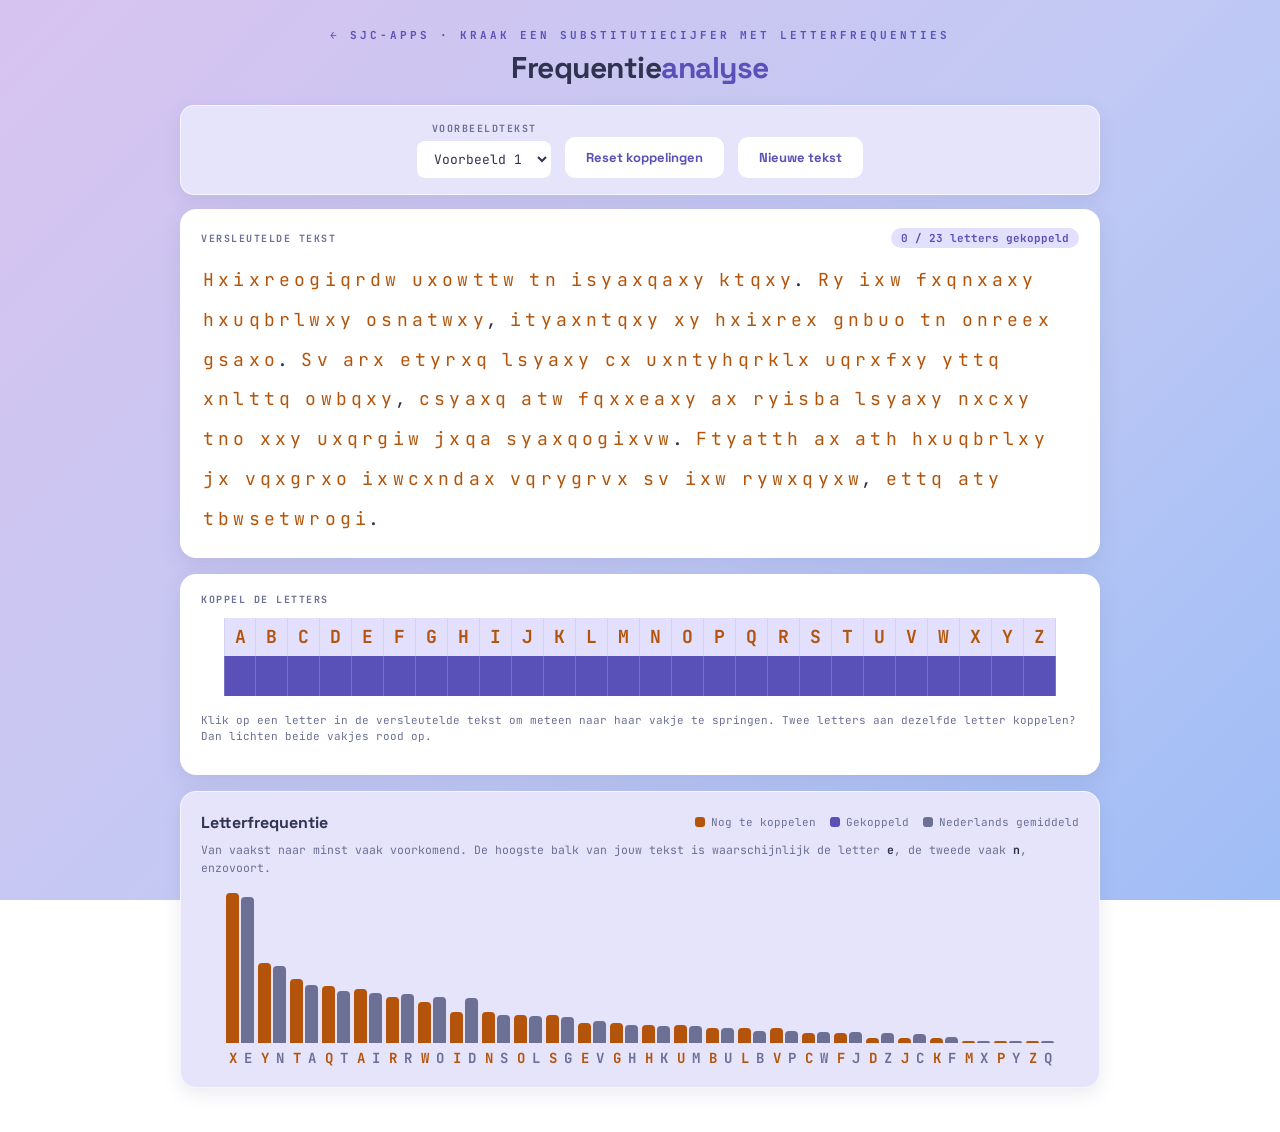
<file: frequentieanalyse/index.html>
<!DOCTYPE html>
<html lang="nl">
<head>
<meta charset="UTF-8">
<meta name="viewport" content="width=device-width, initial-scale=1.0">
<title>Frequentieanalyse</title>
<link rel="stylesheet" href="../shared/base.css">
<link rel="stylesheet" href="style.css">
<link rel="stylesheet" href="https://cdnjs.cloudflare.com/ajax/libs/font-awesome/6.5.2/css/all.min.css" crossorigin="anonymous" referrerpolicy="no-referrer">
</head>
<body>

<div class="wrap">
  <div class="masthead">
    <div class="eyebrow"><a href="../" style="color:inherit; text-decoration:none;">← sjc-apps</a> · kraak een substitutiecijfer met letterfrequenties</div>
    <h1>Frequentie<span class="sup">analyse</span></h1>
  </div>

  <div class="controls">
    <div class="control-group">
      <label for="preset-select">Voorbeeldtekst</label>
      <select id="preset-select"></select>
    </div>
    <button class="secondary" id="reset-guesses-btn">Reset koppelingen</button>
    <button class="secondary" id="new-text-btn">Nieuwe tekst</button>
  </div>

  <div class="text-panel puzzle-panel">
    <div class="panel-label">
      Versleutelde tekst
      <span class="progress-tag" id="progress-tag">0 / 0 letters gekoppeld</span>
    </div>
    <div class="panel-text puzzle-text" id="puzzle-text"></div>
  </div>

  <div class="text-panel keytable-panel">
    <div class="panel-label">Koppel de letters</div>
    <div class="keytable-scroll">
      <div class="keytable" id="keytable"></div>
    </div>
    <p class="hint keytable-hint">Klik op een letter in de versleutelde tekst om meteen naar haar vakje te springen. Twee letters aan dezelfde letter koppelen? Dan lichten beide vakjes rood op.</p>
  </div>

  <div class="chart-card">
    <div class="chart-head">
      <h2>Letterfrequentie</h2>
      <div class="chart-legend">
        <span class="legend-item"><span class="swatch pending"></span>Nog te koppelen</span>
        <span class="legend-item"><span class="swatch solved"></span>Gekoppeld</span>
        <span class="legend-item"><span class="swatch reference"></span>Nederlands gemiddeld</span>
      </div>
    </div>
    <p class="chart-hint">Van vaakst naar minst vaak voorkomend. De hoogste balk van jouw tekst is waarschijnlijk de letter <strong>e</strong>, de tweede vaak <strong>n</strong>, enzovoort.</p>
    <div class="chart-scroll">
      <div class="freq-chart" id="freq-chart"></div>
    </div>
  </div>

</div>

<div class="overlay" id="custom-overlay">
  <div class="card start custom-card">
    <div class="icon"><i class="fa-solid fa-pencil fa-fw" id="copy-icon"></i></div>
    <h2>Eigen boodschap</h2>
    <p>Plak een versleutelde tekst en analyseer ze.</p>
    <textarea id="custom-text" rows="5" spellcheck="false" placeholder="Typ hier je eigen boodschap…"></textarea>
    <div class="modal-actions">
      <button class="secondary" id="custom-cancel-btn">Annuleren</button>
      <button class="primary" id="analyze-btn">Analyseer tekst</button>
    </div>
  </div>
</div>

<script>
(function(){
  const DUTCH_FREQ_ORDER = [
    ['E', 18.91], ['N', 10.03], ['A', 7.49], ['T', 6.79], ['I', 6.50], ['R', 6.41],
    ['O', 6.06], ['D', 5.93], ['S', 3.73], ['L', 3.57], ['G', 3.40], ['V', 2.85],
    ['H', 2.38], ['K', 2.25], ['M', 2.21], ['U', 1.99], ['B', 1.58], ['P', 1.57],
    ['W', 1.52], ['J', 1.46], ['Z', 1.39], ['C', 1.24], ['F', 0.81], ['X', 0.040],
    ['Y', 0.035], ['Q', 0.009]
  ];

  const PRESETS = [
    {
      text: "Geheimschrift bestaat al honderden jaren. In het verleden gebruikten soldaten, handelaren en geheime clubs al slimme codes. Op die manier konden ze belangrijke brieven naar elkaar sturen, zonder dat vreemden de inhoud konden lezen als een bericht werd onderschept. Vandaag de dag gebruiken we precies hetzelfde principe op het internet, maar dan automatisch.",
      key: "TUGAXDHIRKLNEYSVMQOWBFJZPC"
    },
    {
      text: "Elke taal heeft een eigen letterverdeling. In het Nederlands komt de letter e het vaakst voor, gevolgd door de n en de a. Omdat deze verdeling vrijwel altijd hetzelfde is, kun je simpelweg letters gaan tellen in een geheim bericht. Deze regelmaat maakt frequentieanalyse een krachtig wapen tegen eenvoudige versleuteling.",
      key: "IODRGLHUFNWMAYTJKSBVCZQEXP"
    },
    {
      text: "Een substitutiecijfer is een bekende manier van geheimschrijven waarbij je elke letter van het alfabet vervangt door een vaste andere letter. Zolang je genoeg tekst hebt, verraadt de frequentie van elke letter uiteindelijk welke originele letter erachter schuilt. Het lijkt onleesbaar, maar als je een wat langere geheime tekst hebt, verraadt de code zichzelf al snel.",
      key: "VIBGAOPYKXJCWHZNSQUFRMDLTE"
    },
    {
      text: "Op het Sint-Jozefscollege in Aalst worden leerlingen aangemoedigd om slim en kritisch naar de digitale wereld te kijken. De school daagt hen uit om na te denken over hoe moderne technologie werkt, hoe we onze digitale gegevens veilig houden en op welke manieren mensen door de geschiedenis heen geheime berichten naar elkaar verstuurden.",
      key: "HFTMLCXPBGESNDUIWZQKAJYVRO"
    },
    {
      text: "Codebrekers en speurders gebruiken al honderden jaren wiskunde en logisch redeneren om geheime boodschappen te ontrafelen. Maar daar hoef je echt geen rekenwonder voor te zijn: met een dosis geduld, een handig overzichtje van veelvoorkomende letters en een beetje puzzelplezier kun je zelf ook al heel ver komen met het kraken van een geheim bericht.",
      key: "YVZJOXTASMLKNQWHBIDRCUPGEF"
    }
  ];

  const presetSelect = document.getElementById('preset-select');
  const resetGuessesBtn = document.getElementById('reset-guesses-btn');
  const newTextBtn = document.getElementById('new-text-btn');
  const customOverlay = document.getElementById('custom-overlay');
  const customText = document.getElementById('custom-text');
  const analyzeBtn = document.getElementById('analyze-btn');
  const customCancelBtn = document.getElementById('custom-cancel-btn');
  const puzzleText = document.getElementById('puzzle-text');
  const progressTag = document.getElementById('progress-tag');
  const freqChart = document.getElementById('freq-chart');
  const keytable = document.getElementById('keytable');

  let cipherText = '';
  let guesses = {};
  let lettersByCipher = {};
  let guessInputs = {};
  let guessInputOrder = [];
  let obsBarsByLetter = {};
  let obsLabelsByLetter = {};
  let refBarsByLetter = {};
  let cipherLabelsByLetter = {};

  function substitute(text, mapFn){
    return text.replace(/[a-zA-Z]/g, (ch) => {
      const isUpper = ch === ch.toUpperCase();
      const mapped = mapFn(ch.toUpperCase());
      return isUpper ? mapped : mapped.toLowerCase();
    });
  }

  function encryptWithKey(text, key){
    return substitute(text, (ch) => key[ch.charCodeAt(0) - 65]);
  }

  function computeObservedFrequencies(text){
    const counts = {};
    for (let i = 0; i < 26; i++) counts[String.fromCharCode(65 + i)] = 0;
    let total = 0;
    for (const ch of text.toUpperCase()){
      if (ch >= 'A' && ch <= 'Z'){ counts[ch]++; total++; }
    }
    const entries = Object.keys(counts).map((letter) => ({
      letter,
      count: counts[letter],
      pct: total ? (counts[letter] / total * 100) : 0
    }));
    entries.sort((a, b) => b.pct - a.pct || a.letter.localeCompare(b.letter));
    return entries;
  }

  function buildKeytable(){
    keytable.innerHTML = '';
    guessInputs = {};
    guessInputOrder = [];
    for (let i = 0; i < 26; i++){
      const letter = String.fromCharCode(65 + i);

      const col = document.createElement('div');
      col.className = 'key-col';

      const cipherCell = document.createElement('div');
      cipherCell.className = 'key-cipher-cell';
      const cipherLetterEl = document.createElement('span');
      cipherLetterEl.className = 'cipher-letter';
      cipherLetterEl.textContent = letter;
      cipherCell.appendChild(cipherLetterEl);
      cipherLabelsByLetter[letter] = cipherLetterEl;

      const guessCell = document.createElement('div');
      guessCell.className = 'key-guess-cell';
      const input = document.createElement('input');
      input.type = 'text';
      input.maxLength = 1;
      input.dataset.cipher = letter;
      input.setAttribute('aria-label', 'Vermoeden voor ' + letter);
      guessCell.appendChild(input);

      col.appendChild(cipherCell);
      col.appendChild(guessCell);
      keytable.appendChild(col);

      guessInputs[letter] = input;
      guessInputOrder.push(input);

      input.addEventListener('input', () => {
        const clean = input.value.replace(/[^a-zA-Z]/g, '').slice(-1).toUpperCase();
        input.value = clean;
        if (clean){
          guesses[letter] = clean;
        } else {
          delete guesses[letter];
        }
        input.classList.toggle('filled', !!clean);
        renderPuzzleContent();
        updateConflicts();
        updateProgress();
        updateMappedState();
      });

      input.addEventListener('keydown', (e) => {
        if (e.key === 'Enter'){
          e.preventDefault();
          const idx = guessInputOrder.indexOf(input);
          const next = guessInputOrder[idx + 1];
          if (next) { next.focus(); next.select(); }
        }
      });

      input.addEventListener('focus', () => input.select());
    }
  }

  function highlightCipherLetter(letter, on){
    const spans = lettersByCipher[letter];
    if (!spans) return;
    spans.forEach((s) => s.classList.toggle('hover', on));
  }

  // Rebuild puzzle text spans' content based on current guesses (case preserved).
  function renderPuzzleContent(){
    Object.keys(lettersByCipher).forEach((letter) => {
      const guess = guesses[letter];
      lettersByCipher[letter].forEach((span) => {
        const isUpper = span.dataset.upper === '1';
        if (guess){
          span.textContent = isUpper ? guess : guess.toLowerCase();
          span.classList.add('mapped');
          span.classList.remove('unmapped');
        } else {
          span.textContent = isUpper ? span.dataset.cipher : span.dataset.cipher.toLowerCase();
          span.classList.add('unmapped');
          span.classList.remove('mapped');
        }
      });
    });
  }

  function buildPuzzle(text){
    puzzleText.innerHTML = '';
    lettersByCipher = {};
    for (let i = 0; i < 26; i++) lettersByCipher[String.fromCharCode(65 + i)] = [];

    const tokens = text.match(/[a-zA-Z]+|[^a-zA-Z]+/g) || [];

    tokens.forEach((token) => {
      if (!/[a-zA-Z]/.test(token)){
        puzzleText.appendChild(document.createTextNode(token));
        return;
      }

      const word = document.createElement('span');
      word.className = 'word-nowrap';

      for (const ch of token){
        const upper = ch.toUpperCase();
        const span = document.createElement('span');
        span.className = 'letter-tile unmapped';
        span.dataset.cipher = upper;
        span.dataset.upper = (ch === ch.toUpperCase()) ? '1' : '0';
        span.textContent = ch;

        span.addEventListener('mouseenter', () => highlightCipherLetter(upper, true));
        span.addEventListener('mouseleave', () => highlightCipherLetter(upper, false));
        span.addEventListener('click', () => {
          const input = guessInputs[upper];
          if (input){
            input.focus({ preventScroll: true });
            input.select();
          }
        });

        word.appendChild(span);
        lettersByCipher[upper].push(span);
      }

      puzzleText.appendChild(word);
    });
  }

  function updateConflicts(){
    const valueCounts = {};
    Object.values(guesses).forEach((v) => { valueCounts[v] = (valueCounts[v] || 0) + 1; });
    Object.keys(guessInputs).forEach((letter) => {
      const guess = guesses[letter];
      const isConflict = !!guess && valueCounts[guess] > 1;
      guessInputs[letter].classList.toggle('conflict', isConflict);
    });
  }

  function updateProgress(){
    const distinct = new Set();
    for (const ch of cipherText.toUpperCase()){
      if (ch >= 'A' && ch <= 'Z') distinct.add(ch);
    }
    const mapped = [...distinct].filter((l) => guesses[l]).length;
    progressTag.textContent = `${mapped} / ${distinct.size} letters gekoppeld`;
  }

  function updateMappedState(){
    const usedPlainLetters = new Set(Object.values(guesses));

    Object.keys(obsBarsByLetter).forEach((letter) => {
      const isMapped = !!guesses[letter];
      obsBarsByLetter[letter].classList.toggle('solved', isMapped);
      obsBarsByLetter[letter].classList.toggle('pending', !isMapped);
      obsLabelsByLetter[letter].classList.toggle('solved', isMapped);
      obsLabelsByLetter[letter].classList.toggle('pending', !isMapped);
    });

    Object.keys(cipherLabelsByLetter).forEach((letter) => {
      const isMapped = !!guesses[letter];
      cipherLabelsByLetter[letter].classList.toggle('solved', isMapped);
      cipherLabelsByLetter[letter].classList.toggle('pending', !isMapped);
    });

    Object.keys(refBarsByLetter).forEach((letter) => {
      refBarsByLetter[letter].classList.toggle('used', usedPlainLetters.has(letter));
    });
  }

  function buildFreqChart(){
    const observed = computeObservedFrequencies(cipherText);

    const maxVal = Math.max(observed[0].pct, DUTCH_FREQ_ORDER[0][1], 1);
    const CHART_H = 150;

    freqChart.innerHTML = '';
    obsBarsByLetter = {};
    obsLabelsByLetter = {};
    refBarsByLetter = {};

    for (let i = 0; i < 26; i++){
      const obs = observed[i];
      const ref = DUTCH_FREQ_ORDER[i];

      const group = document.createElement('div');
      group.className = 'freq-group';

      const bars = document.createElement('div');
      bars.className = 'freq-bars';
      bars.style.height = CHART_H + 'px';

      const obsBar = document.createElement('div');
      obsBar.className = 'freq-bar observed';
      obsBar.style.height = Math.max(2, (obs.pct / maxVal) * CHART_H) + 'px';
      obsBarsByLetter[obs.letter] = obsBar;

      const refBar = document.createElement('div');
      refBar.className = 'freq-bar reference';
      refBar.style.height = Math.max(2, (ref[1] / maxVal) * CHART_H) + 'px';
      refBarsByLetter[ref[0]] = refBar;

      bars.appendChild(obsBar);
      bars.appendChild(refBar);

      const labels = document.createElement('div');
      labels.className = 'freq-labels';
      const obsLabel = document.createElement('span');
      obsLabel.className = 'freq-label';
      obsLabel.textContent = obs.letter;
      obsLabelsByLetter[obs.letter] = obsLabel;
      const refLabel = document.createElement('span');
      refLabel.className = 'freq-label';
      refLabel.textContent = ref[0];
      labels.appendChild(obsLabel);
      labels.appendChild(refLabel);

      group.appendChild(bars);
      group.appendChild(labels);
      freqChart.appendChild(group);
    }

    updateMappedState();
  }

  function loadCipherText(text){
    cipherText = text;
    guesses = {};
    buildPuzzle(text);
    renderPuzzleContent();
    buildFreqChart();
    Object.values(guessInputs).forEach((input) => {
      input.value = '';
      input.classList.remove('filled', 'conflict');
    });
    updateProgress();
  }

  function populateSelect(){
    presetSelect.innerHTML = '';
    PRESETS.forEach((_, i) => {
      const opt = document.createElement('option');
      opt.value = i;
      opt.textContent = `Voorbeeld ${i + 1}`;
      presetSelect.appendChild(opt);
    });
    const customOpt = document.createElement('option');
    customOpt.value = 'custom';
    customOpt.textContent = 'Eigen tekst';
    customOpt.disabled = true;
    customOpt.hidden = true;
    presetSelect.appendChild(customOpt);
  }

  function loadPreset(index){
    const encrypted = encryptWithKey(PRESETS[index].text, PRESETS[index].key);
    presetSelect.value = index;
    loadCipherText(encrypted);
  }

  function openCustomModal(){
    customText.value = '';
    customOverlay.classList.add('show');
    customText.focus();
  }

  function closeCustomModal(){
    customOverlay.classList.remove('show');
  }

  presetSelect.addEventListener('change', () => {
    loadPreset(parseInt(presetSelect.value, 10));
  });

  newTextBtn.addEventListener('click', openCustomModal);

  analyzeBtn.addEventListener('click', () => {
    presetSelect.value = 'custom';
    loadCipherText(customText.value);
    customOverlay.classList.remove('show');
  });

  customCancelBtn.addEventListener('click', closeCustomModal);

  customOverlay.addEventListener('click', (e) => {
    if (e.target === customOverlay) closeCustomModal();
  });

  document.addEventListener('keydown', (e) => {
    if (e.key === 'Escape' && customOverlay.classList.contains('show')) closeCustomModal();
  });

  resetGuessesBtn.addEventListener('click', () => {
    guesses = {};
    Object.values(guessInputs).forEach((input) => {
      input.value = '';
      input.classList.remove('filled', 'conflict');
    });
    renderPuzzleContent();
    updateProgress();
    updateMappedState();
  });

  populateSelect();
  buildKeytable();
  loadPreset(0);
})();
</script>

</body>
</html>
</file>
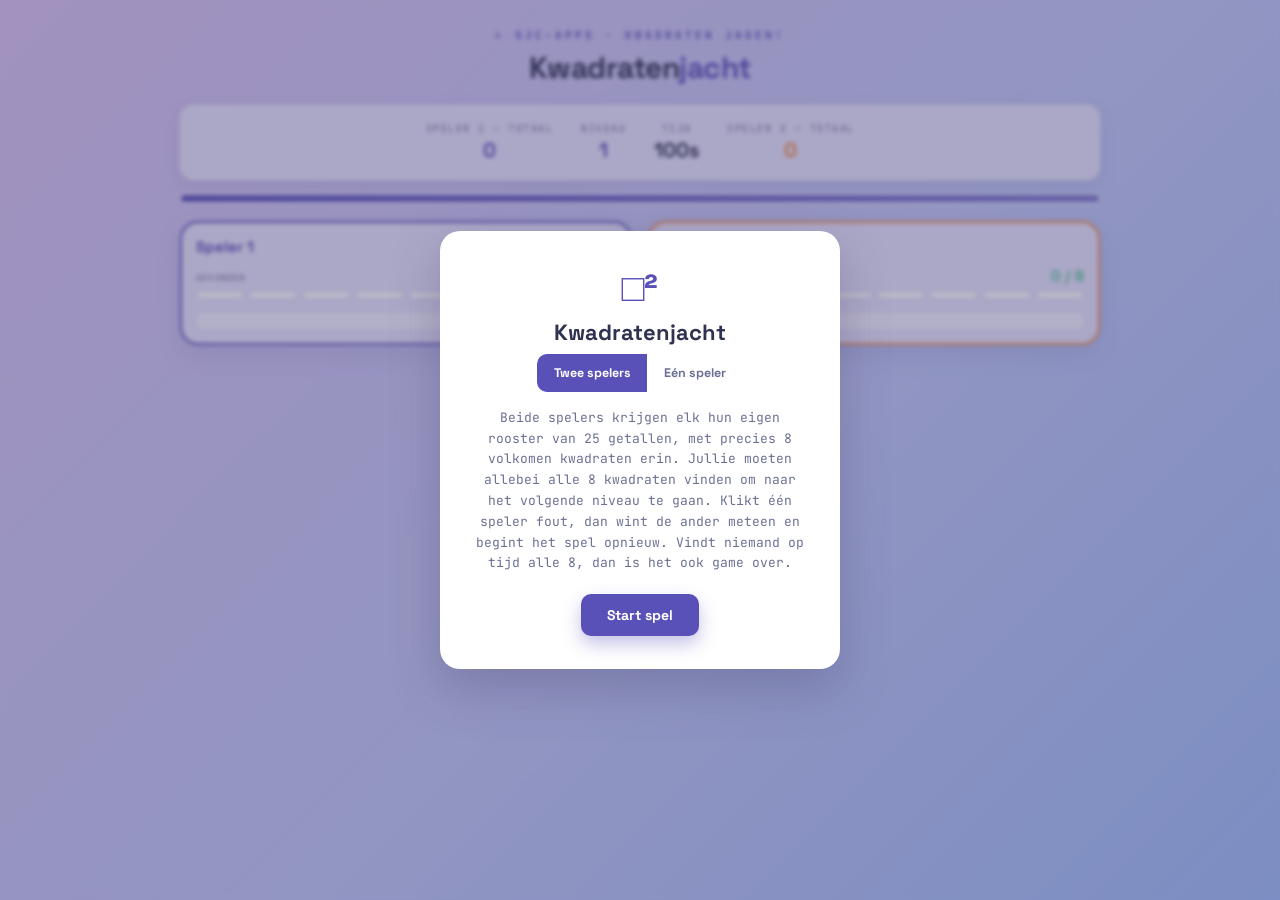
<file: kwadratenjacht/index.html>
<!DOCTYPE html>
<html lang="nl">
<head>
<meta charset="UTF-8">
<meta name="viewport" content="width=device-width, initial-scale=1.0">
<title>Kwadratenjacht</title>
<link rel="stylesheet" href="../shared/base.css">
<link rel="stylesheet" href="style.css">
</head>
<body>

<div class="wrap">
  <div class="masthead">
    <div class="eyebrow"><a href="../" style="color:inherit; text-decoration:none;">← sjc-apps</a> · Kwadraten jagen!</div>
    <h1>Kwadraten<span class="sup">jacht</span></h1>
  </div>

  <div class="hud">
    <div class="hud-item">
      <span class="label" id="p1-total-label">Speler 1 — totaal</span>
      <span class="value" id="p1-total-value" style="color:var(--p1)">0</span>
    </div>
    <div class="hud-item">
      <span class="label">Niveau</span>
      <span class="value" id="level-value">1</span>
    </div>
    <div class="hud-item">
      <span class="label">Tijd</span>
      <span class="value" id="time-value">100s</span>
    </div>
    <div class="hud-item" id="p2-total-item">
      <span class="label">Speler 2 — totaal</span>
      <span class="value" id="p2-total-value" style="color:var(--p2)">0</span>
    </div>
  </div>

  <div class="timer-track">
    <div class="timer-fill" id="timer-fill"></div>
  </div>

  <div class="arena" id="arena">
    <div class="player-panel p1" id="p1-panel">
      <div class="player-header">
        <span class="player-name" id="p1-name">Speler 1</span>
        <span class="player-tag" id="p1-tag"></span>
      </div>
      <div class="progress-block">
        <div class="progress-top">
          <span class="label">Gevonden</span>
          <span class="count" id="p1-count">0 / 8</span>
        </div>
        <div class="progress-dots" id="p1-dots"></div>
      </div>
      <div class="board-wrap">
        <div class="board" id="p1-board" aria-label="Rooster speler 1"></div>
        <div class="board-status" id="p1-status">
          <div class="big"></div>
          <div class="small"></div>
        </div>
      </div>
    </div>

    <div class="player-panel p2" id="p2-panel">
      <div class="player-header">
        <span class="player-name">Speler 2</span>
        <span class="player-tag" id="p2-tag"></span>
      </div>
      <div class="progress-block">
        <div class="progress-top">
          <span class="label">Gevonden</span>
          <span class="count" id="p2-count">0 / 8</span>
        </div>
        <div class="progress-dots" id="p2-dots"></div>
      </div>
      <div class="board-wrap">
        <div class="board" id="p2-board" aria-label="Rooster speler 2"></div>
        <div class="board-status" id="p2-status">
          <div class="big"></div>
          <div class="small"></div>
        </div>
      </div>
    </div>
  </div>
</div>

<div class="overlay show" id="start-overlay">
  <div class="card start">
    <div class="icon">□²</div>
    <h2>Kwadratenjacht</h2>
    <div class="mode-toggle" id="mode-toggle">
      <button class="mode-btn active" data-mode="duo" type="button">Twee spelers</button>
      <button class="mode-btn" data-mode="solo" type="button">Eén speler</button>
    </div>
    <p id="mode-desc">Beide spelers krijgen elk hun eigen rooster van 25 getallen, met precies 8 volkomen kwadraten erin. Jullie moeten allebei alle 8 kwadraten vinden om naar het volgende niveau te gaan. Klikt één speler fout, dan wint de ander meteen en begint het spel opnieuw. Vindt niemand op tijd alle 8, dan is het ook game over.</p>
    <button class="primary" id="start-btn">Start spel</button>
  </div>
</div>

<div class="notice" id="win-overlay">
  <div class="card win">
    <div class="icon">✓</div>
    <h2 id="win-title">Niveau voltooid!</h2>
    <p id="win-reason">Beide spelers vonden alle 8 kwadraten.</p>
    <div class="stat-row">
      <div class="stat"><span class="n" id="win-level">1</span><span class="l">niveau</span></div>
      <div class="stat"><span class="n" id="win-time">0.0s</span><span class="l">over</span></div>
    </div>
    <button class="primary" id="next-btn">Volgende level</button>
  </div>
</div>

<div class="notice" id="over-overlay">
  <div class="card over">
    <div class="icon">✕</div>
    <h2 id="over-title">Game over</h2>
    <p id="over-reason">Geen van beide spelers vond alle 8 kwadraten op tijd.</p>
    <div class="stat-row">
      <div class="stat"><span class="n" id="over-level">1</span><span class="l">niveau gehaald</span></div>
      <div class="stat"><span class="n" id="over-totals">0 - 0</span><span class="l" id="over-totals-label">totaal p1 - p2</span></div>
    </div>
    <button class="primary" id="retry-btn">Opnieuw</button>
  </div>
</div>

<script>
(function(){
  const levelValue = document.getElementById('level-value');
  const timeValue = document.getElementById('time-value');
  const timerFill = document.getElementById('timer-fill');

  const startOverlay = document.getElementById('start-overlay');
  const winOverlay = document.getElementById('win-overlay');
  const overOverlay = document.getElementById('over-overlay');

  const startBtn = document.getElementById('start-btn');
  const nextBtn = document.getElementById('next-btn');
  const retryBtn = document.getElementById('retry-btn');

  const winTitle = document.getElementById('win-title');
  const winReason = document.getElementById('win-reason');
  const winLevel = document.getElementById('win-level');
  const winTime = document.getElementById('win-time');

  const overTitle = document.getElementById('over-title');
  const overReason = document.getElementById('over-reason');
  const overLevel = document.getElementById('over-level');
  const overTotals = document.getElementById('over-totals');
  const overTotalsLabel = document.getElementById('over-totals-label');

  const p1TotalValue = document.getElementById('p1-total-value');
  const p2TotalValue = document.getElementById('p2-total-value');
  const p1TotalLabel = document.getElementById('p1-total-label');
  const p2TotalItem = document.getElementById('p2-total-item');
  const p1NameEl = document.getElementById('p1-name');
  const arenaEl = document.getElementById('arena');
  const modeToggle = document.getElementById('mode-toggle');
  const modeDesc = document.getElementById('mode-desc');

  const MODE_DESC = {
    duo: 'Beide spelers krijgen elk hun eigen rooster van 25 getallen, met precies 8 volkomen kwadraten erin. Jullie moeten allebei alle 8 kwadraten vinden om naar het volgende niveau te gaan. Klikt één speler fout, dan wint de ander meteen en begint het spel opnieuw. Vindt niemand op tijd alle 8, dan is het ook game over.',
    solo: 'Jij krijgt een rooster van 25 getallen, met precies 8 volkomen kwadraten erin. Vind ze allemaal om naar het volgende niveau te gaan. Klik je fout, of is de tijd om voor je alle 8 gevonden hebt, dan is het game over.'
  };

  const TIME_LIMIT = 20;
  const NEEDED = 8;
  const GRID = 25;

  let level = 1;
  let running = false;
  let timeLeft = TIME_LIMIT;
  let tickHandle = null;
  let lastTick = null;
  let roundOver = false;
  let mode = 'duo';

  modeToggle.addEventListener('click', (e) => {
    const btn = e.target.closest('.mode-btn');
    if (!btn) return;
    mode = btn.dataset.mode;
    [...modeToggle.children].forEach(b => b.classList.toggle('active', b === btn));
    modeDesc.textContent = MODE_DESC[mode];
  });

  function shuffle(arr){
    for (let i = arr.length - 1; i > 0; i--){
      const j = Math.floor(Math.random() * (i + 1));
      [arr[i], arr[j]] = [arr[j], arr[i]];
    }
    return arr;
  }

  // Same idea as the original mathsbot script: the range grows linearly with
  // the total number of squares already found (max = base + total*2).
  // Our base has to start at 64 (8²) instead of 25, since we need 8 *distinct*
  // squares on the board -- lower than that and there simply aren't enough.
  function maxNumberForLevel(lvl){
    const totalSoFar = (lvl - 1) * NEEDED; // squares needed to reach this level
    return 64 + totalSoFar * 2;
  }

  function buildLevelNumbers(lvl){
    const maxNum = maxNumberForLevel(lvl);
    const maxRoot = Math.floor(Math.sqrt(maxNum));

    // every perfect square up to maxNum -- used to keep the "filler" numbers
    // free of squares, so the board always contains EXACTLY 8 squares.
    const allSquaresUpToMax = new Set();
    for (let r = 1; r * r <= maxNum; r++) allSquaresUpToMax.add(r * r);

    const allRoots = [];
    for (let r = 1; r <= maxRoot; r++) allRoots.push(r);
    shuffle(allRoots);
    const chosenRoots = allRoots.slice(0, NEEDED);
    const squareValues = chosenRoots.map(r => r * r);

    const nonSquares = new Set();
    let guard = 0;
    while (nonSquares.size < GRID - NEEDED && guard < 8000){
      guard++;
      const n = Math.floor(Math.random() * maxNum) + 1;
      if (!allSquaresUpToMax.has(n) && !nonSquares.has(n)) nonSquares.add(n);
    }

    const cellData = squareValues.map(v => ({ value: v, isSquare: true, root: Math.round(Math.sqrt(v)) }));
    [...nonSquares].forEach(v => cellData.push({ value: v, isSquare: false, root: null }));

    return shuffle(cellData);
  }

  function showProof(proofEl, root){
    proofEl.innerHTML = '';
    if (root <= 11){
      const grid = document.createElement('div');
      grid.className = 'dotgrid';
      grid.style.gridTemplateColumns = `repeat(${root}, 1fr)`;
      for (let i = 0; i < root * root; i++){
        const dot = document.createElement('div');
        dot.className = 'd';
        dot.style.animationDelay = (i * 8) + 'ms';
        grid.appendChild(dot);
      }
      proofEl.appendChild(grid);
    } else {
      const label = document.createElement('div');
      label.className = 'nxn-label';
      label.textContent = `${root} × ${root}`;
      proofEl.appendChild(label);
    }
    proofEl.classList.add('show');
  }

  function makePlayer(prefix, label, totalValueEl){
    const panel = document.getElementById(`${prefix}-panel`);
    const boardEl = document.getElementById(`${prefix}-board`);
    const countEl = document.getElementById(`${prefix}-count`);
    const dotsEl = document.getElementById(`${prefix}-dots`);
    const tagEl = document.getElementById(`${prefix}-tag`);
    const statusEl = document.getElementById(`${prefix}-status`);
    const statusBig = statusEl.querySelector('.big');
    const statusSmall = statusEl.querySelector('.small');

    for (let i = 0; i < NEEDED; i++){
      const d = document.createElement('div');
      d.className = 'pd';
      dotsEl.appendChild(d);
    }
    const dotChildren = [...dotsEl.children];

    const state = {
      label, foundCount: 0, totalFound: 0, eliminated: false, finished: false, cells: []
    };

    function updateTotalUI(){
      totalValueEl.textContent = state.totalFound;
    }

    function updateProgressUI(){
      countEl.textContent = `${state.foundCount} / ${NEEDED}`;
      dotChildren.forEach((d, i) => d.classList.toggle('on', i < state.foundCount));
    }

    function setTag(text, cls){
      tagEl.textContent = text;
      tagEl.className = 'player-tag show' + (cls ? ' ' + cls : '');
    }
    function clearTag(){
      tagEl.textContent = '';
      tagEl.className = 'player-tag';
    }

    function showStatus(cls, bigText, smallText){
      boardEl.classList.add('blurred');
      statusBig.textContent = bigText;
      statusSmall.textContent = smallText;
      statusSmall.style.display = smallText ? '' : 'none';
      statusEl.className = 'board-status show ' + cls;
    }
    function clearStatus(){
      boardEl.classList.remove('blurred');
      statusEl.className = 'board-status';
    }

    function renderBoard(data){
      boardEl.innerHTML = '';
      panel.classList.remove('eliminated');
      clearTag();
      clearStatus();
      state.foundCount = 0;
      state.eliminated = false;
      state.finished = false;
      updateProgressUI();
      updateTotalUI();

      state.cells = data.map(d => {
        const tile = document.createElement('div');
        tile.className = 'tile';
        tile.setAttribute('role', 'button');
        tile.setAttribute('tabindex', '0');

        const num = document.createElement('span');
        num.className = 'num';
        num.textContent = d.value;
        tile.appendChild(num);

        const proof = document.createElement('div');
        proof.className = 'proof';
        tile.appendChild(proof);

        const entry = { ...d, el: tile, proofEl: proof, done: false };
        const activate = () => onTileClick(entry);
        tile.addEventListener('click', activate);
        tile.addEventListener('keydown', (e) => {
          if (e.key === 'Enter' || e.key === ' '){ e.preventDefault(); activate(); }
        });

        boardEl.appendChild(tile);
        return entry;
      });
    }

    function onTileClick(entry){
      if (!running || roundOver || state.eliminated || state.finished || entry.done) return;

      if (entry.isSquare){
        entry.done = true;
        entry.el.classList.add('correct', 'locked');
        showProof(entry.proofEl, entry.root);
        state.foundCount++;
        state.totalFound++;
        updateProgressUI();
        updateTotalUI();
        if (state.foundCount >= NEEDED){
          state.finished = true;
          setTag('Klaar!', 'win');
          showStatus('win', 'Klaar! ✓', '');
          onPlayerFinished();
        }
      } else {
        entry.el.classList.add('wrong', 'locked');
        state.eliminated = true;
        panel.classList.add('eliminated');
        setTag('Uitgeschakeld', 'out');
        showStatus('lose', 'Verloren ✕', 'Verkeerd getal aangeklikt');
        onPlayerEliminated(state);
      }
    }

    function revealMissed(){
      state.cells.forEach(c => {
        if (c.isSquare && !c.done) c.el.classList.add('missed');
      });
    }

    function lockBoard(){
      state.cells.forEach(c => c.el.classList.add('locked'));
    }

    function resetTotal(){
      state.totalFound = 0;
      updateTotalUI();
    }

    return { state, renderBoard, revealMissed, lockBoard, resetTotal };
  }

  const p1 = makePlayer('p1', 'Speler 1', p1TotalValue);
  const p2 = makePlayer('p2', 'Speler 2', p2TotalValue);
  const players = [p1, p2];

  // in solo mode p1 finishing alone completes the level; in duo, both must finish
  function onPlayerFinished(){
    if (mode === 'solo'){
      if (p1.state.finished) finishRound('level-complete', null, 'Je vond alle 8 kwadraten!');
      return;
    }
    if (p1.state.finished && p2.state.finished){
      finishRound('level-complete', null, 'Beide spelers vonden alle 8 kwadraten.');
    }
  }

  // a mistake ends the whole game immediately -- in duo, the other player wins
  function onPlayerEliminated(mistakenState){
    if (mode === 'solo'){
      finishRound('solo-wrong', null, 'Je klikte een verkeerd getal aan.');
      return;
    }
    const winner = mistakenState === p1.state ? p2.state.label : p1.state.label;
    finishRound('mistake-win', winner, `${mistakenState.label} klikte een verkeerd getal aan. ${winner} wint!`);
  }

  function finishRound(type, winnerLabel, reasonText){
    if (roundOver) return;
    roundOver = true;
    running = false;
    if (tickHandle) cancelAnimationFrame(tickHandle);

    players.forEach(p => { p.revealMissed(); p.lockBoard(); });

    if (type === 'level-complete'){
      winTitle.textContent = `Niveau ${level} voltooid!`;
      winReason.textContent = reasonText;
      winLevel.textContent = level;
      winTime.textContent = Math.ceil(timeLeft) + "s";
      nextBtn.textContent = 'Volgende level';
      nextBtn.onclick = goNextLevel;
      winOverlay.classList.add('show');
    } else if (type === 'mistake-win'){
      winTitle.textContent = `${winnerLabel} wint!`;
      winReason.textContent = reasonText;
      winLevel.textContent = level;
      winTime.textContent = Math.ceil(timeLeft) + "s";
      nextBtn.textContent = 'Opnieuw spelen';
      nextBtn.onclick = newGame;
      winOverlay.classList.add('show');
    } else {
      overTitle.textContent = 'Game over';
      overReason.textContent = reasonText;
      overLevel.textContent = level;
      if (mode === 'solo'){
        overTotals.textContent = p1.state.totalFound;
        overTotalsLabel.textContent = 'kwadraten gevonden';
      } else {
        overTotals.textContent = `${p1.state.totalFound} - ${p2.state.totalFound}`;
        overTotalsLabel.textContent = 'totaal p1 - p2';
      }
      overOverlay.classList.add('show');
    }
  }

  function startTimer(){
    timeLeft = TIME_LIMIT;
    lastTick = performance.now();
    updateTimerUI();
    if (tickHandle) cancelAnimationFrame(tickHandle);
    const step = (now) => {
      if (!running) return;
      const dt = (now - lastTick) / 1000;
      lastTick = now;
      timeLeft -= dt;
      if (timeLeft <= 0){
        timeLeft = 0;
        updateTimerUI();
        finishRound('timeout', null, mode === 'solo'
          ? 'De tijd is om. Je vond niet op tijd alle 8 kwadraten.'
          : 'De tijd is om. Niet beide spelers vonden op tijd alle 8 kwadraten.');
        return;
      }
      updateTimerUI();
      tickHandle = requestAnimationFrame(step);
    };
    tickHandle = requestAnimationFrame(step);
  }

  function updateTimerUI(){
    const pct = Math.max(0, timeLeft / TIME_LIMIT);
    timerFill.style.transform = `scaleX(${pct})`;
    timerFill.classList.toggle('warn', pct < 0.3);
    timeValue.textContent = Math.ceil(timeLeft) + 's';
  }

  function startLevel(){
    roundOver = false;
    levelValue.textContent = level;
    // each player gets their own board -- same difficulty range, different numbers
    p1.renderBoard(buildLevelNumbers(level));
    if (mode === 'duo') p2.renderBoard(buildLevelNumbers(level));
    running = true;
    startTimer();
  }

  function newGame(){
    level = 1;
    p1.resetTotal();
    p2.resetTotal();

    arenaEl.classList.toggle('solo', mode === 'solo');
    p2TotalItem.classList.toggle('hidden', mode === 'solo');
    p1NameEl.textContent = mode === 'solo' ? 'Jij' : 'Speler 1';
    p1TotalLabel.textContent = mode === 'solo' ? 'Score' : 'Speler 1 — totaal';

    startOverlay.classList.remove('show');
    winOverlay.classList.remove('show');
    overOverlay.classList.remove('show');
    startLevel();
  }

  function goNextLevel(){
    winOverlay.classList.remove('show');
    level++;
    startLevel();
  }

  startBtn.addEventListener('click', newGame);
  retryBtn.addEventListener('click', newGame);
  // nextBtn's click behaviour is assigned dynamically in finishRound(),
  // since it does different things after a level-complete vs. a mistake.
})();
</script>

</body>
</html>
</file>
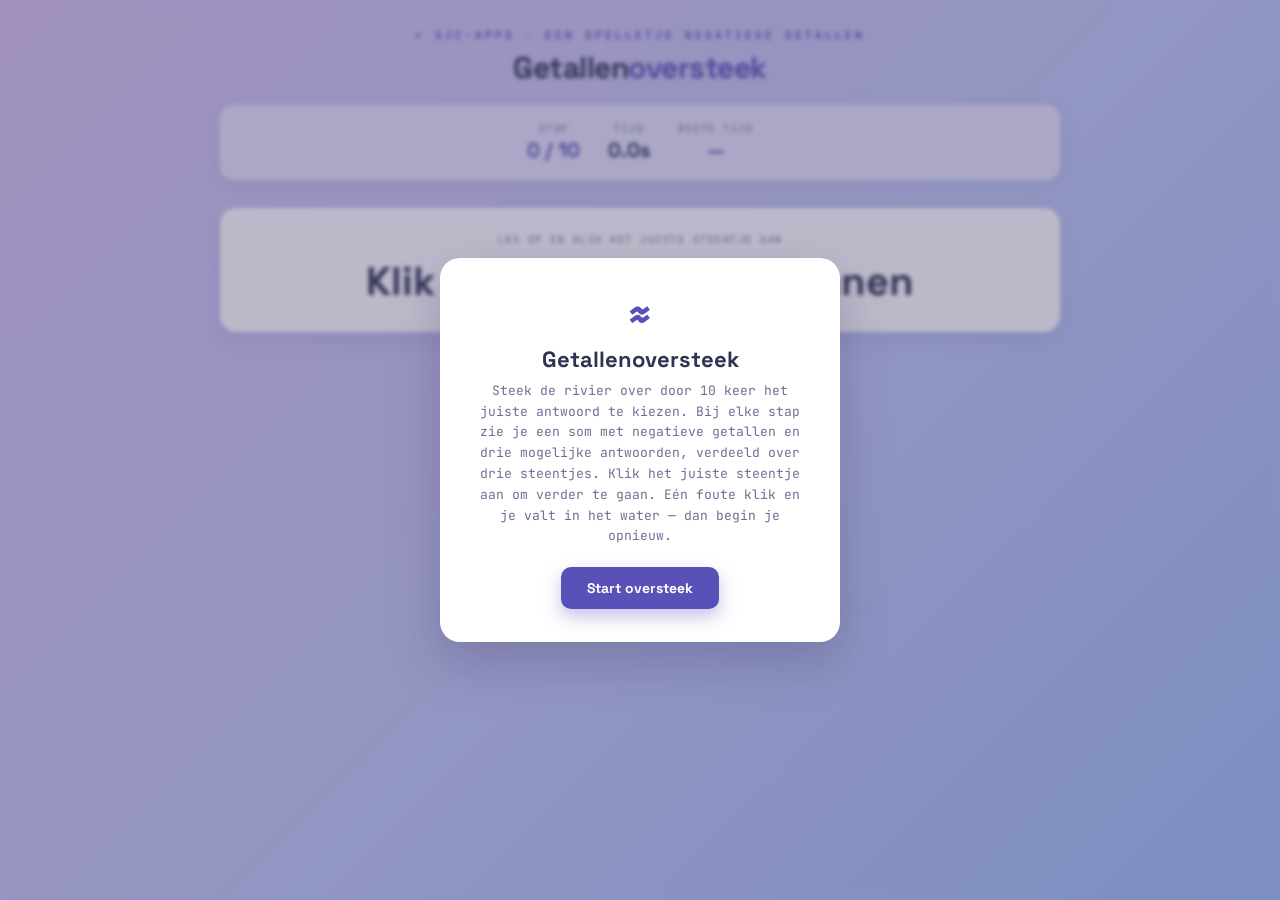
<file: oversteek/index.html>
<!DOCTYPE html>
<html lang="nl">
<head>
<meta charset="UTF-8">
<meta name="viewport" content="width=device-width, initial-scale=1.0">
<title>Getallenoversteek</title>
<link rel="stylesheet" href="../shared/base.css">
<link rel="stylesheet" href="style.css">
</head>
<body>

<div class="wrap">
  <div class="masthead">
    <div class="eyebrow"><a href="../" style="color:inherit; text-decoration:none;">← sjc-apps</a> · een spelletje negatieve getallen</div>
    <h1>Getallen<span class="sup">oversteek</span></h1>
  </div>

  <div class="hud">
    <div class="hud-item">
      <span class="label">Stap</span>
      <span class="value" id="step-value">0 / 10</span>
    </div>
    <div class="hud-item">
      <span class="label">Tijd</span>
      <span class="value" id="time-value">0.0s</span>
    </div>
    <div class="hud-item">
      <span class="label">Beste tijd</span>
      <span class="value" id="best-value">—</span>
    </div>
  </div>

  <div class="progress-dots" id="progress-dots"></div>

  <div class="question-bar">
    <div class="label">Los op en klik het juiste steentje aan</div>
    <div class="eq" id="eq-text">Klik op start om te beginnen</div>
  </div>

  <div class="river-scroll">
    <div class="river-grid" id="river-grid" aria-label="Rivier met steentjes"></div>
  </div>
</div>

<div class="overlay show" id="start-overlay">
  <div class="card start">
    <div class="icon">≈</div>
    <h2>Getallenoversteek</h2>
    <p>Steek de rivier over door 10 keer het juiste antwoord te kiezen. Bij elke stap zie je een som met negatieve getallen en drie mogelijke antwoorden, verdeeld over drie steentjes. Klik het juiste steentje aan om verder te gaan. Eén foute klik en je valt in het water — dan begin je opnieuw.</p>
    <button class="primary" id="start-btn">Start oversteek</button>
  </div>
</div>

<div class="notice" id="win-overlay">
  <div class="card win">
    <div class="icon">✓</div>
    <h2>Overgestoken!</h2>
    <p id="win-reason">Je hebt alle 10 stappen goed.</p>
    <div class="stat-row">
      <div class="stat"><span class="n" id="win-time">0.0s</span><span class="l">jouw tijd</span></div>
      <div class="stat"><span class="n" id="win-best">0.0s</span><span class="l">beste tijd</span></div>
    </div>
    <button class="primary" id="again-btn">Opnieuw oversteken</button>
  </div>
</div>

<div class="notice" id="over-overlay">
  <div class="card over">
    <div class="icon">✕</div>
    <h2>In het water!</h2>
    <p id="over-reason">Dat was niet het juiste antwoord.</p>
    <div class="stat-row">
      <div class="stat"><span class="n" id="over-step">0</span><span class="l">stappen gehaald</span></div>
      <div class="stat"><span class="n" id="over-answer">0</span><span class="l">juiste antwoord was</span></div>
    </div>
    <button class="primary" id="retry-btn">Probeer opnieuw</button>
  </div>
</div>

<script>
(function(){
  const STEPS = 10;
  const ADD_MAGNITUDE = 20; // grootte voor optellen/aftrekken (1..20)
  const MUL_MAGNITUDE = 9;  // grootte voor vermenigvuldigen/delen (1..9), zoals in het origineel
  document.documentElement.style.setProperty('--steps', STEPS);

  const stepValue = document.getElementById('step-value');
  const timeValue = document.getElementById('time-value');
  const bestValue = document.getElementById('best-value');
  const progressDots = document.getElementById('progress-dots');
  const eqText = document.getElementById('eq-text');
  const riverGrid = document.getElementById('river-grid');

  const startOverlay = document.getElementById('start-overlay');
  const winOverlay = document.getElementById('win-overlay');
  const overOverlay = document.getElementById('over-overlay');

  const startBtn = document.getElementById('start-btn');
  const againBtn = document.getElementById('again-btn');
  const retryBtn = document.getElementById('retry-btn');

  const winReason = document.getElementById('win-reason');
  const winTime = document.getElementById('win-time');
  const winBest = document.getElementById('win-best');

  const overReason = document.getElementById('over-reason');
  const overStep = document.getElementById('over-step');
  const overAnswer = document.getElementById('over-answer');

  let playing = false;
  let currentStep = 0;
  let bestTime = null;
  let startTime = 0;
  let rafHandle = null;
  let currentAnswer = null;
  let currentEqText = '';
  let columns = []; // columns[col] = { stones: [el0, el1, el2], values: [n0,n1,n2] }

  function randInt(max){ return 1 + Math.floor(Math.random() * max); }

  // makes sure the two wrong answers differ from the correct one and from
  // each other; nudges by increasing steps until all three are distinct
  function nudgeUntilDistinct(value, avoid){
    let v = value;
    let tries = 0;
    while (avoid.includes(v) && tries < 25){
      tries++;
      v += (Math.random() < 0.5 ? -1 : 1) * (tries + 2);
    }
    return v;
  }
  function finalizeFakes(answer, fake1, fake2){
    let f1 = fake1;
    if (f1 === answer) f1 = nudgeUntilDistinct(f1, [answer]);
    let f2 = fake2;
    if (f2 === answer || f2 === f1) f2 = nudgeUntilDistinct(f2, [answer, f1]);
    return [f1, f2];
  }

  function buildQuestion(){
    const addR = () => randInt(ADD_MAGNITUDE);
    const mulR = () => randInt(MUL_MAGNITUDE);
    const type = Math.floor(Math.random() * 13);
    let a, b, text, answer, fake1, fake2;

    switch (type){
      // addition of mixed signs -- classic mistake is treating the sum as a
      // subtraction, in either order
      case 0: a = -addR(); b = addR(); text = `(${a}) + ${b}`; answer = a + b; fake1 = a - b; fake2 = b - a; break;
      case 1: a = addR(); b = -addR(); text = `${a} + (${b})`; answer = a + b; fake1 = a - b; fake2 = b - a; break;
      case 2: a = -addR(); b = -addR(); text = `(${a}) + (${b})`; answer = a + b; fake1 = a - b; fake2 = b - a; break;

      // subtraction of mixed signs -- classic mistake is adding instead, or
      // subtracting in the wrong order
      case 3: a = -addR(); b = addR(); text = `(${a}) − ${b}`; answer = a - b; fake1 = a + b; fake2 = b - a; break;
      case 4: a = addR(); b = -addR(); text = `${a} − (${b})`; answer = a - b; fake1 = a + b; fake2 = b - a; break;
      case 5: {
        a = -addR(); b = -addR();
        if (a === b) b -= 1;
        text = `(${a}) − (${b})`; answer = a - b; fake1 = a + b; fake2 = b - a; break;
      }

      // multiplication -- classic mistakes are a sign slip (forgetting the
      // result should be negative/positive) or being one multiple off
      case 6: a = -mulR(); b = mulR(); text = `(${a}) × ${b}`; answer = a * b; fake1 = -answer; fake2 = answer + b; break;
      case 7: a = mulR(); b = -mulR(); text = `${a} × (${b})`; answer = a * b; fake1 = -answer; fake2 = answer - b; break;
      case 8: a = -mulR(); b = -mulR(); text = `(${a}) × (${b})`; answer = a * b; fake1 = -answer; fake2 = answer + b; break;

      // division -- classic mistakes are the same sign slip, or reading off
      // one of the two numbers shown in the question instead of dividing
      case 9: {
        const denom = mulR(); const k = mulR();
        const num = -(denom * k);
        text = `(${num}) ÷ ${denom}`; answer = num / denom;
        fake1 = -answer; fake2 = denom; break;
      }
      case 10: {
        const denom = -mulR(); const k = mulR();
        const num = (-denom) * k;
        text = `${num} ÷ (${denom})`; answer = num / denom;
        fake1 = -answer; fake2 = denom; break;
      }
      case 11: {
        const denom = -mulR(); const k = mulR();
        const num = denom * k;
        text = `(${num}) ÷ (${denom})`; answer = num / denom;
        fake1 = -answer; fake2 = denom; break;
      }

      // plain subtraction that dips negative -- classic mistake is adding,
      // or flipping the sign of the correct answer
      default: {
        a = addR(); b = a + addR();
        text = `${a} − ${b}`; answer = a - b; fake1 = a + b; fake2 = -answer; break;
      }
    }

    [fake1, fake2] = finalizeFakes(answer, fake1, fake2);
    return { text, answer, fake1, fake2 };
  }

  function buildRiver(){
    riverGrid.innerHTML = '';
    columns = [];
    for (let row = 0; row < 3; row++){
      for (let col = 0; col < STEPS; col++){
        const stone = document.createElement('div');
        stone.className = 'stone upcoming';
        const num = document.createElement('span');
        num.className = 'num';
        stone.appendChild(num);
        stone.addEventListener('click', () => onStoneClick(col, row));
        riverGrid.appendChild(stone);
        if (!columns[col]) columns[col] = { stones: [null, null, null], values: [null, null, null] };
        columns[col].stones[row] = stone;
      }
    }
  }

  function buildProgressDots(){
    progressDots.innerHTML = '';
    for (let i = 0; i < STEPS; i++){
      const d = document.createElement('div');
      d.className = 'pd';
      progressDots.appendChild(d);
    }
  }

  function updateProgressDots(){
    const dots = [...progressDots.children];
    dots.forEach((d, i) => {
      d.className = 'pd' + (i < currentStep ? ' done' : (i === currentStep && playing ? ' current' : ''));
    });
  }

  function setStepColumn(col, stateClass, questionData){
    const colData = columns[col];
    if (!colData) return;
    const rows = [0, 1, 2];

    if (stateClass === 'active' && questionData){
      const correctRow = Math.floor(Math.random() * 3);
      const distractors = [questionData.fake1, questionData.fake2];
      let dIdx = 0;
      rows.forEach(row => {
        const stone = colData.stones[row];
        const value = row === correctRow ? questionData.answer : distractors[dIdx++];
        colData.values[row] = value;
        stone.querySelector('.num').textContent = value;
        stone.className = 'stone active';
      });
    } else if (stateClass === 'done'){
      rows.forEach(row => {
        colData.stones[row].className = 'stone done';
      });
    }
  }

  function showQuestionForStep(col){
    const q = buildQuestion();
    currentEqText = q.text;
    currentAnswer = q.answer;
    eqText.innerHTML = `${q.text} = <span class="eq-answer">?</span>`;
    setStepColumn(col, 'active', q);
    stepValue.textContent = `${col} / ${STEPS}`;
    updateProgressDots();
  }

  function onStoneClick(col, row){
    if (!playing || col !== currentStep) return;
    const value = columns[col].values[row];
    const stone = columns[col].stones[row];

    if (value === currentAnswer){
      setStepColumn(col, 'done');
      currentStep++;
      if (currentStep >= STEPS){
        finishSuccess();
      } else {
        showQuestionForStep(currentStep);
      }
    } else {
      stone.classList.add('wrong');
      const correctRow = columns[col].values.findIndex(v => v === currentAnswer);
      if (correctRow !== -1) columns[col].stones[correctRow].classList.add('reveal');
      finishFail();
    }
  }

  function startTimer(){
    startTime = performance.now();
    const step = (now) => {
      if (!playing) return;
      const elapsed = (now - startTime) / 1000;
      timeValue.textContent = elapsed.toFixed(1) + 's';
      rafHandle = requestAnimationFrame(step);
    };
    rafHandle = requestAnimationFrame(step);
  }

  function stopTimer(){
    if (rafHandle) cancelAnimationFrame(rafHandle);
  }

  function finishSuccess(){
    playing = false;
    stopTimer();
    stepValue.textContent = `${STEPS} / ${STEPS}`;
    updateProgressDots();
    const finalTime = (performance.now() - startTime) / 1000;
    if (bestTime === null || finalTime < bestTime){
      bestTime = finalTime;
      bestValue.textContent = bestTime.toFixed(1) + 's';
    }
    winReason.textContent = `Je hebt alle ${STEPS} stappen goed beantwoord.`;
    winTime.textContent = finalTime.toFixed(1) + 's';
    winBest.textContent = bestTime.toFixed(1) + 's';
    winOverlay.classList.add('show');
  }

  function finishFail(){
    playing = false;
    stopTimer();
    updateProgressDots();
    overReason.textContent = `Het juiste antwoord op "${currentEqText}" was ${currentAnswer}.`;
    overStep.textContent = currentStep;
    overAnswer.textContent = currentAnswer;
    overOverlay.classList.add('show');
  }

  function newGame(){
    startOverlay.classList.remove('show');
    winOverlay.classList.remove('show');
    overOverlay.classList.remove('show');

    currentStep = 0;
    stepValue.textContent = `0 / ${STEPS}`;
    buildRiver();
    buildProgressDots();
    playing = true;
    showQuestionForStep(0);
    startTimer();
  }

  startBtn.addEventListener('click', newGame);
  againBtn.addEventListener('click', newGame);
  retryBtn.addEventListener('click', newGame);
})();
</script>

</body>
</html>
</file>
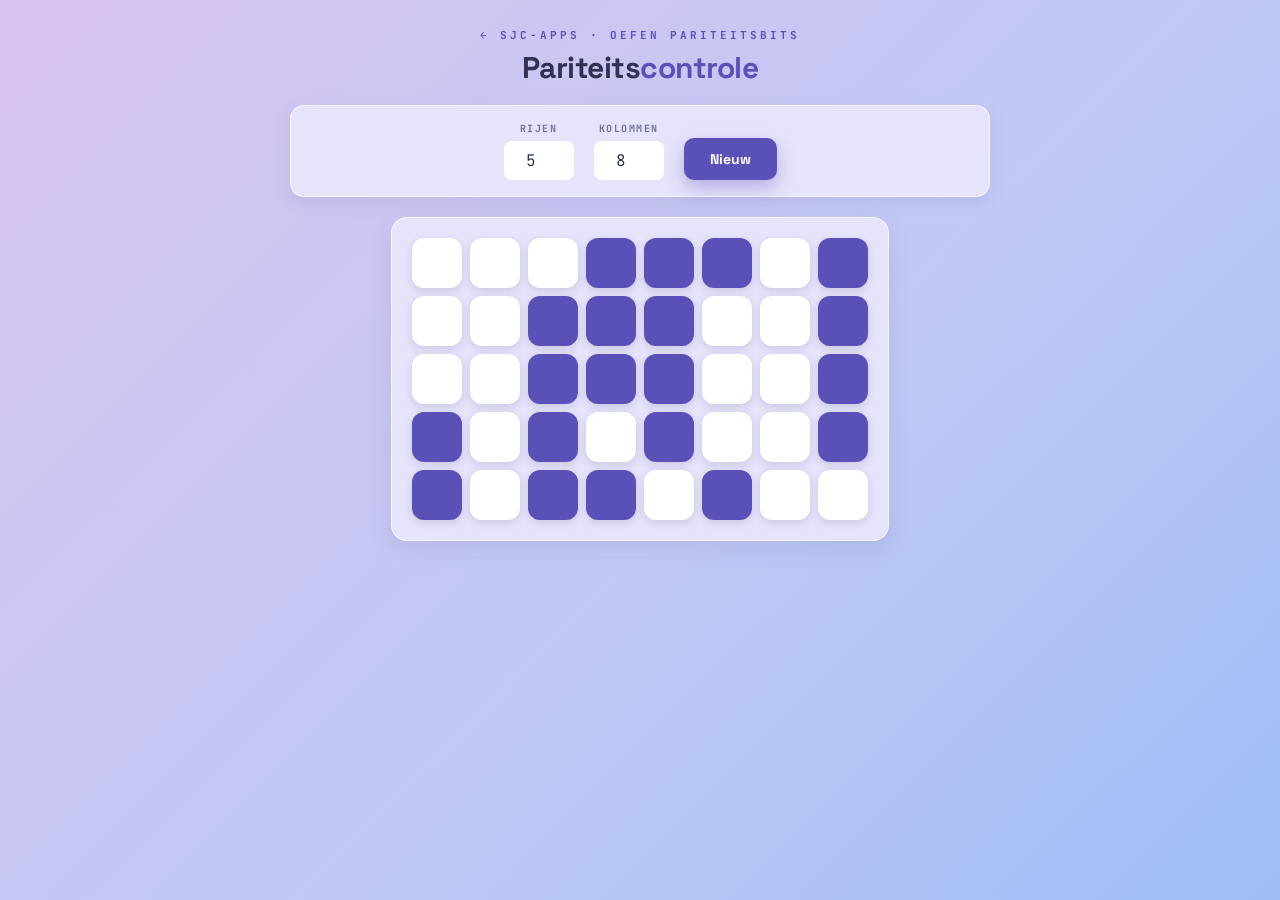
<file: pariteitscontrole/index.html>
<!DOCTYPE html>
<html lang="nl">
<head>
<meta charset="UTF-8">
<meta name="viewport" content="width=device-width, initial-scale=1.0">
<title>Pariteitscontrole</title>
<link rel="stylesheet" href="../shared/base.css">
<link rel="stylesheet" href="style.css">
</head>
<body>

<div class="wrap">
  <div class="masthead">
    <div class="eyebrow"><a href="../" style="color:inherit; text-decoration:none;">← sjc-apps</a> · oefen pariteitsbits</div>
    <h1>Pariteits<span class="sup">controle</span></h1>
  </div>

  <div class="controls">
    <div class="control-group">
      <label for="rows">Rijen</label>
      <input type="number" id="rows" min="2" max="50" value="5">
    </div>
    <div class="control-group">
      <label for="cols">Kolommen</label>
      <input type="number" id="cols" min="2" max="50" value="8">
    </div>
    <button class="primary" id="new-btn">Nieuw</button>
  </div>

  <div class="grid-container">
    <div id="grid" class="grid"></div>
  </div>
</div>

<script>
(function(){
  let rows = 5;
  let cols = 8;
  let grid = [];

  function createEmptyGrid(){
    grid = [];
    for (let i = 0; i < rows; i++){
      grid[i] = [];
      for (let j = 0; j < cols; j++){
        grid[i][j] = false;
      }
    }
  }

  function calculateParity(){
    // pariteit per rij (laatste kolom)
    for (let i = 0; i < rows - 1; i++){
      let count = 0;
      for (let j = 0; j < cols - 1; j++){
        if (grid[i][j]) count++;
      }
      grid[i][cols - 1] = (count % 2 === 1);
    }

    // pariteit per kolom (laatste rij)
    for (let j = 0; j < cols - 1; j++){
      let count = 0;
      for (let i = 0; i < rows - 1; i++){
        if (grid[i][j]) count++;
      }
      grid[rows - 1][j] = (count % 2 === 1);
    }

    // pariteit voor de hoek (rechtsonder)
    let count = 0;
    for (let i = 0; i < rows - 1; i++){
      if (grid[i][cols - 1]) count++;
    }
    grid[rows - 1][cols - 1] = (count % 2 === 1);
  }

  function generateGrid(){
    rows = parseInt(document.getElementById('rows').value);
    cols = parseInt(document.getElementById('cols').value);

    createEmptyGrid();

    // vul willekeurig alleen de data-cellen (niet de laatste rij en kolom)
    for (let i = 0; i < rows - 1; i++){
      for (let j = 0; j < cols - 1; j++){
        grid[i][j] = Math.random() > 0.5;
      }
    }

    calculateParity();
    renderGrid();
  }

  function toggleCell(i, j){
    grid[i][j] = !grid[i][j];
    renderGrid();
  }

  function renderGrid(){
    const gridElement = document.getElementById('grid');
    gridElement.innerHTML = '';

    let cellSize = 50;
    let gap = 8;
    let sizeClass = '';

    const maxDimension = Math.max(rows, cols);

    if (maxDimension > 20){
      cellSize = 20;
      gap = 4;
      sizeClass = 'tiny';
    } else if (maxDimension > 12){
      cellSize = 30;
      gap = 6;
      sizeClass = 'small';
    }

    gridElement.style.gridTemplateColumns = `repeat(${cols}, ${cellSize}px)`;
    gridElement.style.gridTemplateRows = `repeat(${rows}, ${cellSize}px)`;
    gridElement.style.gap = `${gap}px`;

    for (let i = 0; i < rows; i++){
      for (let j = 0; j < cols; j++){
        const cell = document.createElement('div');
        cell.className = 'cell';

        if (sizeClass) cell.classList.add(sizeClass);
        cell.classList.add(grid[i][j] ? 'on' : 'off');

        cell.addEventListener('click', () => toggleCell(i, j));
        gridElement.appendChild(cell);
      }
    }
  }

  document.getElementById('new-btn').addEventListener('click', generateGrid);
  document.getElementById('rows').addEventListener('keypress', (event) => {
    if (event.key === 'Enter') generateGrid();
  });
  document.getElementById('cols').addEventListener('keypress', (event) => {
    if (event.key === 'Enter') generateGrid();
  });

  generateGrid();
})();
</script>

</body>
</html>
</file>
<file: shared/base.css>
@import url('https://fonts.googleapis.com/css2?family=Space+Grotesk:wght@500;600;700&family=JetBrains+Mono:wght@400;500;700&display=swap');

:root{
  --bg-1: #d8c3f0;
  --bg-2: #c1c9f4;
  --bg-3: #9fbdf6;

  --panel: #e6e4fb;
  --panel-border: #ffffffaa;

  --tile: #ffffff;
  --tile-shadow: rgba(60, 66, 110, 0.16);
  --tile-text: #2f3350;

  --accent: #5a51b8;
  --accent-2: #7c75cc;

  --p1: #5a51b8;
  --p1-soft: #e3e0fd;
  --p2: #ef8a3d;
  --p2-soft: #fde8d4;

  --correct: #55c793;
  --correct-bg: #d9f5e6;
  --wrong: #f0587a;
  --wrong-bg: #fcdfe6;
  --missed: #f0a93b;
  --missed-bg: #fdecd0;

  --text: #2f3350;
  --text-muted: #6b7094;
}

*{ box-sizing: border-box; }

html,body{
  margin:0;
  padding:0;
  min-height: 100vh;
  font-family: 'JetBrains Mono', monospace;
  color: var(--text);
}

body{
  display:flex;
  align-items:flex-start;
  justify-content:center;
  padding: 28px 14px;
  background: linear-gradient(135deg, var(--bg-1) 0%, var(--bg-2) 55%, var(--bg-3) 100%);
  background-attachment: fixed;
}

.wrap{
  width: 100%;
  max-width: 920px;
}

.masthead{ text-align:center; margin-bottom: 18px; }
.masthead .eyebrow{
  font-size: 11px; letter-spacing: 3px; color: var(--accent);
  text-transform: uppercase; margin-bottom: 6px; font-weight: 700;
}
.masthead h1{
  font-family: 'Space Grotesk', sans-serif; font-weight: 700;
  font-size: 30px; margin: 0; letter-spacing: -0.5px; color: var(--text);
}
.masthead h1 .sup{ color: var(--accent); }

.hud{
  display:flex;
  justify-content: center;
  align-items:center;
  margin-bottom: 14px;
  padding: 12px 20px;
  background: var(--panel);
  border: 1px solid var(--panel-border);
  border-radius: 14px;
  box-shadow: 0 6px 18px rgba(90, 90, 150, 0.12);
  flex-wrap: wrap;
}
/* margin i.p.v. flex `gap` -- oude Chromium (Clevertouch-borden) kent geen flex gap */
.hud-item{ display:flex; flex-direction:column; align-items:center; margin: 4px 14px; }
.hud-item .label{ font-size: 10px; letter-spacing: 1.5px; text-transform: uppercase; color: var(--text-muted); }
.hud-item .value{ font-family:'Space Grotesk', sans-serif; font-size: 20px; font-weight: 700; margin-top: 2px; }

.progress-dots{ display:grid; grid-gap: 5px; gap: 5px; margin-bottom: 14px; }
.progress-dots .pd{
  height: 8px; border-radius: 4px; background: #ffffff;
  border: 1px solid #d9d6f2; transition: background 0.2s, border-color 0.2s, transform 0.2s;
}
.progress-dots .pd.on,
.progress-dots .pd.done{ background: var(--correct); border-color: var(--correct); }
.progress-dots .pd.current{ background: var(--accent); border-color: var(--accent); transform: scaleY(1.3); }

.footer-row{
  display:flex; justify-content: center; align-items:center;
  margin-top: 14px; text-align:center;
}
.footer-row > * + *{ margin-left: 10px; }
.hint{ font-size: 11px; color: var(--text-muted); line-height: 1.5; }

.overlay{
  position: fixed; top: 0; right: 0; bottom: 0; left: 0;
  background: rgba(60, 55, 100, 0.35);
  -webkit-backdrop-filter: blur(2px); backdrop-filter: blur(2px);
  display:none; align-items:center; justify-content:center; padding: 20px; z-index: 10;
}
.overlay.show{ display:flex; }

.notice{
  position: fixed;
  top: 16px;
  left: 50%;
  transform: translateX(-50%) translateY(-16px);
  z-index: 15;
  width: calc(100% - 28px);
  max-width: 400px;
  opacity: 0;
  pointer-events: none;
  transition: opacity 0.3s, transform 0.3s;
}
.notice.show{
  opacity: 1;
  transform: translateX(-50%) translateY(0);
  pointer-events: auto;
}
.notice .card{
  padding: 20px 22px;
  box-shadow: 0 14px 34px rgba(60, 55, 100, 0.32);
}
.notice .card .icon{ font-size: 26px; margin-bottom: 2px; }
.notice .card h2{ font-size: 17px; margin-bottom: 5px; }
.notice .card p{ font-size: 12px; margin-bottom: 14px; }
.notice .card .stat-row{ margin-bottom: 14px; }
.notice .card .stat{ margin: 0 9px; }
.notice .card .stat .n{ font-size: 19px; }
.notice button.primary{ padding: 9px 20px; font-size: 13px; }

.card{
  background: #ffffff; border: 1px solid var(--panel-border); border-radius: 20px;
  padding: 32px 28px; max-width: 400px; width:100%; text-align:center;
  box-shadow: 0 20px 50px rgba(60, 55, 100, 0.28);
}
.card .icon{ font-family:'Space Grotesk', sans-serif; font-size: 38px; font-weight: 700; margin-bottom: 6px; }
.card.start .icon{ color: var(--accent); }
.card.over .icon{ color: var(--wrong); }
.card.win .icon{ color: var(--correct); }

.card h2{ font-family:'Space Grotesk', sans-serif; margin: 0 0 8px; font-size: 22px; }
.card p{ color: var(--text-muted); font-size: 13px; line-height: 1.6; margin: 0 0 20px; }
.card .stat-row{ display:flex; justify-content:center; margin-bottom: 22px; }
.card .stat{ display:flex; flex-direction:column; margin: 0 11px; }
.card .stat .l{ margin-top: 2px; }
.card .stat .n{ font-family:'Space Grotesk', sans-serif; font-size: 24px; font-weight: 700; color: var(--accent); }
.card .stat .l{ font-size: 10px; letter-spacing: 1px; text-transform: uppercase; color: var(--text-muted); }

button.primary{
  font-family:'Space Grotesk', sans-serif; font-weight: 700; font-size: 14px;
  color: #ffffff; background: var(--accent); border: none; border-radius: 10px;
  padding: 12px 26px; cursor: pointer; transition: transform 0.1s, filter 0.15s;
  box-shadow: 0 8px 18px rgba(90, 81, 184, 0.35);
}
button.primary:hover{ filter: brightness(1.06); }
button.primary:active{ transform: scale(0.97); }

@media (prefers-reduced-motion: reduce){
  *{ animation-duration: 0.01ms !important; transition-duration: 0.01ms !important; }
}
</file>
<file: style.css>
.wrap{ max-width: 760px; }

.masthead{ margin-bottom: 28px; }
.masthead .eyebrow{ margin-bottom: 10px; }

.app-grid{
  display: grid;
  grid-template-columns: repeat(auto-fit, minmax(220px, 1fr));
  grid-gap: 16px;
  gap: 16px;
}

.app-card{
  display: block;
  text-decoration: none;
  color: inherit;
  background: var(--panel);
  border: 1px solid var(--panel-border);
  border-radius: 18px;
  padding: 22px 20px;
  box-shadow: 0 10px 26px rgba(90, 90, 150, 0.14);
  transition: transform 0.15s, box-shadow 0.15s;
}
.app-card:hover{
  transform: translateY(-3px);
  box-shadow: 0 14px 32px rgba(90, 90, 150, 0.2);
}

.app-card .icon{
  color: var(--accent);
  margin-bottom: 10px;
}
.app-card .icon svg{
  width: 24px;
  height: 24px;
  display: block;
}
.app-card h2{
  font-family: 'Space Grotesk', sans-serif;
  font-size: 18px;
  margin: 0 0 6px;
}
.app-card p{
  font-size: 12.5px;
  color: var(--text-muted);
  line-height: 1.5;
  margin: 0;
}

.footer-row{ margin-top: 28px; }
</file>
<file: caesarrotatie/style.css>
.intro{
  font-size: 12.5px;
  color: var(--text-muted);
  line-height: 1.6;
  max-width: 480px;
  margin: 10px auto 0;
}

.controls{
  display:flex;
  gap: 14px;
  flex-wrap: wrap;
  justify-content: center;
  align-items: flex-end;
  margin-bottom: 18px;
  padding: 16px 20px;
  background: var(--panel);
  border: 1px solid var(--panel-border);
  border-radius: 14px;
  box-shadow: 0 6px 18px rgba(90, 90, 150, 0.12);
}

.control-group{ display:flex; flex-direction:column; gap: 6px; align-items:center; }
.control-group label{
  font-size: 10px; letter-spacing: 1.5px; text-transform: uppercase;
  color: var(--text-muted); font-weight: 700;
}

select#preset-select{
  padding: 8px 12px;
  border: 1px solid var(--panel-border);
  border-radius: 8px;
  font-family: 'JetBrains Mono', monospace;
  font-size: 13px;
  background: #ffffff;
  color: var(--text);
  cursor: pointer;
}

button.secondary{
  font-family:'Space Grotesk', sans-serif; font-weight: 700; font-size: 13px;
  color: var(--accent); background: #ffffff; border: 1px solid var(--panel-border);
  border-radius: 10px; padding: 11px 20px; cursor: pointer;
  transition: transform 0.1s, background 0.15s;
}
button.secondary:hover{ background: var(--panel); }
button.secondary:active{ transform: scale(0.97); }

/* custom text modal */
.custom-card{ max-width: 480px; text-align: left; }
.custom-card .icon{ text-align: center; }
.custom-card h2{ text-align: center; }
.custom-card p{ text-align: center; }

.custom-card textarea{
  width: 100%;
  border: 1px solid var(--panel-border);
  border-radius: 10px;
  padding: 10px 12px;
  resize: vertical;
  font-family: 'JetBrains Mono', monospace;
  font-size: 13px;
  line-height: 1.6;
  color: var(--text);
  background: var(--panel);
  margin-bottom: 16px;
}

.modal-actions{
  display:flex;
  justify-content: center;
  gap: 10px;
}
.modal-actions button{ padding: 11px 20px; }

.text-panel{
  background: #ffffff;
  border: 1px solid var(--panel-border);
  border-radius: 16px;
  padding: 18px 20px;
  margin-bottom: 16px;
  box-shadow: 0 8px 22px rgba(90, 90, 150, 0.14);
}

.text-panel.input-panel{
  background: var(--p1-soft);
  border-color: #cdc8ee;
}
.text-panel.input-panel .panel-label{ color: var(--p1); }

.text-panel.result-panel{
  background: var(--accent);
  border-color: var(--accent);
}
.text-panel.result-panel .panel-label{ color: #ffffffcc; }
.text-panel.result-panel .panel-text{ color: #ffffff; }

.panel-label{
  display:flex;
  align-items:center;
  justify-content: space-between;
  gap: 10px;
  flex-wrap: wrap;
  font-size: 10px;
  letter-spacing: 1.5px;
  text-transform: uppercase;
  color: var(--text-muted);
  font-weight: 700;
  margin-bottom: 10px;
}

.tag{
  text-transform: none;
  letter-spacing: 0;
  font-weight: 700;
  padding: 1px 7px;
  border-radius: 999px;
  font-size: 10.5px;
}
.tag-p1{ background: var(--p1-soft); color: var(--p1); }
.tag-p2{ background: var(--accent); color: #ffffff; }

.copy-btn{
  display: inline-flex;
  align-items: center;
  gap: 6px;
  font-family: 'JetBrains Mono', monospace;
  font-size: 10px;
  letter-spacing: 0.5px;
  text-transform: none;
  color: var(--accent);
  background: var(--panel);
  border: 1px solid var(--panel-border);
  border-radius: 999px;
  padding: 8px 12px;
  cursor: pointer;
  transition: background 0.15s;
}
.copy-btn:hover{ background: #ffffff; }

.result-panel .copy-btn{
  color: #ffffff;
  background: rgba(255, 255, 255, 0.16);
  border-color: rgba(255, 255, 255, 0.3);
}
.result-panel .copy-btn:hover{ background: rgba(255, 255, 255, 0.26); }

.panel-text{
  font-family: 'JetBrains Mono', monospace;
  font-size: clamp(14px, 3.4vw, 17px);
  line-height: 1.7;
  letter-spacing: 0.3px;
  color: var(--text);
  word-wrap: break-word;
  min-height: 1.7em;
}

.rotation-panel{
  background: var(--panel);
  border: 1px solid var(--panel-border);
  border-radius: 16px;
  padding: 20px 20px 16px;
  margin-bottom: 16px;
  box-shadow: 0 6px 18px rgba(90, 90, 150, 0.12);
}

.rotation-control{
  display:flex;
  justify-content:center;
  align-items:center;
  gap: 20px;
  margin-bottom: 18px;
}

.rotation-readout{
  display:flex;
  flex-direction: column;
  align-items:center;
  gap: 2px;
  min-width: 70px;
}
.rotation-readout .label{
  font-size: 10px; letter-spacing: 1.5px; text-transform: uppercase;
  color: var(--text-muted); font-weight: 700;
}
.rotation-value{
  font-family: 'Space Grotesk', sans-serif;
  font-weight: 700;
  font-size: 30px;
  color: var(--accent);
}

.step-btn{
  flex: 0 0 auto;
  width: 44px;
  height: 44px;
  border-radius: 50%;
  border: none;
  background: var(--accent);
  color: #ffffff;
  font-family: 'Space Grotesk', sans-serif;
  font-weight: 700;
  font-size: 22px;
  cursor: pointer;
  box-shadow: 0 6px 14px rgba(90, 81, 184, 0.3);
  transition: transform 0.1s, filter 0.15s, opacity 0.15s;
}
.step-btn:hover:not(:disabled){ filter: brightness(1.06); }
.step-btn:active:not(:disabled){ transform: scale(0.93); }
.step-btn:disabled{ opacity: 0.35; cursor: default; box-shadow: none; }

.ring-wrap{
  --cell-w: clamp(24px, 5.2vw, 33px);
  --cell-h: clamp(30px, 6.2vw, 41px);
  --row-gap: 3px;
  overflow-x: auto;
  padding-bottom: 2px;
}

.ring-inner{
  position: relative;
  width: calc(26 * var(--cell-w));
  margin: 0 auto;
}

.ring-rows{
  box-shadow: 0 6px 16px rgba(90, 90, 150, 0.14);
}

.ring-top, .ring-bottom-viewport{
  display: flex;
  width: calc(26 * var(--cell-w));
}

.ring-top{ margin-bottom: var(--row-gap); }

.ring-bottom-viewport{ overflow: hidden; }

.ring-bottom-strip{
  display:flex;
  transform: translateX(calc(-1 * (26 + var(--shift, 0)) * var(--cell-w)));
  transition: transform 0.4s cubic-bezier(0.22, 1, 0.36, 1);
}

.ring-cell{
  flex: 0 0 auto;
  width: var(--cell-w);
  height: var(--cell-h);
  display:flex;
  align-items:center;
  justify-content:center;
  font-family: 'JetBrains Mono', monospace;
  font-weight: 700;
  font-size: clamp(14px, 3vw, 20px);
  border-right: 1px solid rgba(47, 51, 80, 0.08);
}

.ring-top .ring-cell{
  background: var(--p1-soft);
  color: var(--p1);
}

.ring-bottom-strip .ring-cell{
  background: var(--accent);
  color: #ffffff;
  border-right-color: rgba(255, 255, 255, 0.18);
}

.anchor-frame{
  position: absolute;
  left: 0;
  top: 0;
  width: var(--cell-w);
  height: calc(2 * var(--cell-h) + var(--row-gap));
  border: 3px solid var(--text);
  box-sizing: border-box;
  pointer-events: none;
  z-index: 3;
}

.ring-caption{
  text-align:center;
  font-size: 11px;
  color: var(--text-muted);
  line-height: 1.6;
  margin: 12px 4px 0;
}
.ring-caption strong{ color: var(--text); }

.footer-row{ margin-top: 4px; }
</file>
<file: datalek/style.css>
.hidden{ display: none !important; }

.intro{
  font-size: 12.5px;
  color: var(--text-muted);
  line-height: 1.6;
  max-width: 520px;
  margin: 10px auto 0;
}

button.secondary{
  font-family:'Space Grotesk', sans-serif; font-weight: 700; font-size: 13px;
  color: var(--accent); background: #ffffff; border: 1px solid var(--panel-border);
  border-radius: 10px; padding: 11px 20px; cursor: pointer;
  transition: transform 0.1s, background 0.15s, opacity 0.15s;
}
button.secondary:hover:not(:disabled){ background: var(--panel); }
button.secondary:active:not(:disabled){ transform: scale(0.97); }
button.secondary:disabled{ opacity: 0.4; cursor: default; }

.progress-dots{ grid-auto-flow: column; }

.deck-status{
  display:flex;
  justify-content: space-between;
  align-items: baseline;
  gap: 10px;
  margin: 2px 4px 14px;
  font-size: 10px;
  letter-spacing: 1.5px;
  text-transform: uppercase;
  font-weight: 700;
  color: var(--text-muted);
}

.text-panel{
  background: #ffffff;
  border: 1px solid var(--panel-border);
  border-radius: 16px;
  padding: 18px 20px;
  margin-bottom: 14px;
  box-shadow: 0 8px 22px rgba(90, 90, 150, 0.14);
}

.panel-label{
  display:flex;
  align-items:center;
  justify-content: space-between;
  gap: 10px;
  flex-wrap: wrap;
  font-size: 10px;
  letter-spacing: 1.5px;
  text-transform: uppercase;
  color: var(--text-muted);
  font-weight: 700;
  margin-bottom: 10px;
}

.copy-btn{
  display: inline-flex;
  align-items: center;
  gap: 6px;
  font-family: 'JetBrains Mono', monospace;
  font-size: 10px;
  letter-spacing: 0.5px;
  text-transform: none;
  color: var(--accent);
  background: var(--panel);
  border: 1px solid var(--panel-border);
  border-radius: 999px;
  padding: 8px 12px;
  cursor: pointer;
  transition: background 0.15s;
}
.copy-btn:hover{ background: #ffffff; }

/* hash */
.hash-panel{ background: var(--accent); border-color: var(--accent); }
.hash-panel .panel-label{ color: #ffffffcc; }
.hash-panel .copy-btn{
  color: #ffffff;
  background: rgba(255, 255, 255, 0.16);
  border-color: rgba(255, 255, 255, 0.3);
}
.hash-panel .copy-btn:hover{ background: rgba(255, 255, 255, 0.26); }

.hash-text{
  font-family: 'JetBrains Mono', monospace;
  font-weight: 700;
  font-size: clamp(18px, 5vw, 26px);
  line-height: 1.5;
  color: #ffffff;
  word-break: break-all;
  user-select: all;
  cursor: pointer;
}

/* tips */
.tip-area{ margin-bottom: 14px; }

.tip-panel{ background: var(--missed-bg); border-color: #f0d8ac; margin-bottom: 12px; }
.tip-panel .panel-label{ color: #a9741f; }

.tip-list{
  margin: 0;
  padding-left: 20px;
  display: grid;
  gap: 8px;
}
.tip-list li{
  font-family: 'JetBrains Mono', monospace;
  font-size: 12.5px;
  line-height: 1.65;
  color: #7a5514;
}

.tip-btn{ display: inline-flex; align-items: center; }
.tip-btn:not(:disabled){
  color: #a9741f;
  border-color: #f0d8ac;
  background: var(--missed-bg);
}
.tip-btn:not(:disabled):hover{ background: #fbe6c4; }

.nav-row{ display:flex; justify-content: space-between; gap: 10px; margin-top: 2px; }
</file>
<file: diffie-hellman/style.css>
:root{
  /* Gedeelde timing voor het "mengen"-effect (rotatie + kleurovergang), zodat
     beide altijd exact synchroon lopen -- zie ook renderAnimatedMix() in JS. */
  --mix-duration: 1.7s;
  --mix-timing: cubic-bezier(0.68, -0.6, 0.32, 1.6);
}

.hidden{ display:none; }

.role-prompt{
  text-align:center;
  padding: 40px 20px;
  color: var(--text-muted);
  font-size: 13.5px;
}

.control-label{
  font-size: 10px; letter-spacing: 1.5px; text-transform: uppercase;
  color: var(--text-muted); font-weight: 700;
}

.controls{
  display:flex;
  gap: 14px;
  flex-wrap: wrap;
  justify-content: center;
  align-items: flex-end;
  margin-bottom: 22px;
  padding: 16px 20px;
  background: var(--panel);
  border: 1px solid var(--panel-border);
  border-radius: 14px;
  box-shadow: 0 6px 18px rgba(90, 90, 150, 0.12);
}
.control-group{ display:flex; flex-direction:column; gap: 6px; align-items:center; }

.control-sep{
  align-self: stretch;
  width: 1px;
  margin: 4px 4px;
  background: var(--panel-border);
}
@media (max-width: 700px){
  .control-sep{ display:none; }
}

button.secondary{
  font-family:'Space Grotesk', sans-serif; font-weight: 700; font-size: 13px;
  color: var(--accent); background: #ffffff; border: 1px solid var(--panel-border);
  border-radius: 10px; padding: 11px 20px; cursor: pointer;
  transition: transform 0.1s, background 0.15s;
}
button.secondary:hover{ background: var(--panel); }
button.secondary:active{ transform: scale(0.97); }

.pill-group{ display:flex; gap: 6px; flex-wrap: wrap; justify-content: center; }
.pill{
  display: inline-flex;
  align-items: center;
  font-family: 'JetBrains Mono', monospace;
  font-size: 12.5px;
  font-weight: 600;
  padding: 8px 14px;
  border-radius: 999px;
  border: 1px solid var(--panel-border);
  background: #ffffff;
  color: var(--text-muted);
  cursor: pointer;
  transition: background 0.15s, color 0.15s, border-color 0.15s, opacity 0.15s;
}
.pill:hover:not(:disabled){ background: var(--panel); }
.pill.active{
  background: var(--accent);
  border-color: var(--accent);
  color: #ffffff;
}
.pill:disabled{ opacity: 0.4; cursor: not-allowed; }
.pill-emoji{ margin-right: 6px; font-size: 14px; }

/* ---- reveal sections ---- */
.reveal-section{
  background: var(--panel);
  border: 1px solid var(--panel-border);
  border-radius: 16px;
  padding: 18px 20px;
  margin-bottom: 16px;
  box-shadow: 0 8px 22px rgba(90, 90, 150, 0.14);
  animation: sectionIn 0.3s ease;
}
@keyframes sectionIn{
  from{ opacity: 0; transform: translateY(-6px); }
  to{ opacity: 1; transform: translateY(0); }
}
.reveal-section h3{
  font-family: 'Space Grotesk', sans-serif;
  font-size: 15.5px;
  margin: 0 0 6px;
}
.section-hint{
  font-size: 12.5px;
  color: var(--text-muted);
  line-height: 1.6;
  margin: 0 0 14px;
}
.mini-label{
  font-size: 10px; letter-spacing: 1.2px; text-transform: uppercase;
  color: var(--text-muted); font-weight: 700; margin-bottom: 8px;
}

.two-col-row{ display:flex; gap: 18px; flex-wrap: wrap; }
.two-col-row > div{ flex: 1 1 220px; min-width: 0; }
.two-col-row.reversed{ flex-direction: row-reverse; }

.keys-private-row{
  margin-top: 18px;
  padding-top: 16px;
  border-top: 1px dashed var(--panel-border);
}
@media (max-width: 700px){
  .two-col-row.reversed{ flex-direction: column; }
}

.locked-placeholder{
  display:flex; align-items:center; justify-content:center;
  height: calc(100% - 20px);
  min-height: 80px;
  padding: 20px;
  background: #ffffff80;
  border-radius: 12px;
  color: var(--text-muted);
  font-size: 13px;
  text-align:center;
}

/* ---- color field (confirm-based) ---- */
.color-field-summary{
  display:flex;
  align-items:center;
  gap: 10px;
  padding: 10px 14px;
  border-radius: 12px;
  border: 1px solid var(--panel-border);
  background: #ffffff;
  cursor: pointer;
  font-family: 'JetBrains Mono', monospace;
  font-size: 12.5px;
  color: var(--text);
  transition: background 0.15s;
}
.color-field-summary:hover{ background: var(--panel); }

.mini-swatch{
  width: 30px; height: 30px;
  border-radius: 8px;
  border: 2px solid #ffffff;
  box-shadow: 0 2px 6px var(--tile-shadow);
  flex: 0 0 auto;
}
.mini-swatch.placeholder{
  background: repeating-linear-gradient(45deg, #ffffff, #ffffff 4px, var(--panel) 4px, var(--panel) 8px);
  border: 1px dashed var(--panel-border);
}
.change-label{
  font-weight: 700;
  color: var(--accent);
  font-size: 11.5px;
  letter-spacing: 0.3px;
}

.color-field-panel{ display:none; margin-top: 12px; }
.color-field-panel.open{ display:block; }

.color-field-panel button.primary,
.live-color-field button.primary{ padding: 10px 22px; font-size: 13px; margin-top: 10px; }

/* ---- klikbaar kleurenpalet (moeilijkheid "gemiddeld") ---- */
.swatch-grid{
  display:grid;
  gap: 6px;
  grid-template-columns: repeat(5, 1fr);
  max-width: 260px;
  margin: 0 auto 4px;
}
.swatch-btn{
  aspect-ratio: 1 / 1;
  border-radius: 8px;
  border: 2px solid #ffffff;
  cursor: pointer;
  box-shadow: 0 3px 8px var(--tile-shadow);
  transition: transform 0.12s, box-shadow 0.15s;
}
.swatch-btn:hover{ transform: translateY(-2px); }
.swatch-btn.selected{ border-color: var(--accent); box-shadow: 0 0 0 3px var(--accent); }

/* ---- RGB-schuifbalken (moeilijkheid "moeilijk" en alle mengsel-velden) ---- */
.rgb-sliders{ display:flex; flex-direction:column; gap: 10px; }
.slider-preview{
  width: 48px; height: 48px;
  border-radius: 12px;
  border: 2px solid #ffffff;
  box-shadow: 0 3px 8px var(--tile-shadow);
  margin-bottom: 4px;
}
.slider-row{ display:flex; align-items:center; gap: 12px; }
.slider-channel-label{
  font-family: 'JetBrains Mono', monospace;
  font-size: 11px; font-weight: 700; color: var(--text-muted);
  width: 12px; flex: 0 0 auto;
}
.slider-row input[type=range]{
  flex: 1 1 auto;
  accent-color: var(--accent);
}
.slider-value{
  font-family: 'JetBrains Mono', monospace;
  font-size: 12px; font-weight: 700; color: var(--text);
  width: 32px; text-align:right; flex: 0 0 auto;
}

/* ---- read-only color display ---- */
.color-display{
  display:flex;
  flex-direction:column;
  align-items:center;
  gap: 6px;
  text-align:center;
}
.swatch-preview{
  width: 64px; height: 64px;
  border-radius: 14px;
  box-shadow: 0 3px 8px var(--tile-shadow);
  border: 2px solid #ffffff;
}
/* Volle rotatie tijdens het mengen, met easeInOutBack als timing: traag op
   gang, snel door het midden, en weer traag (met een kleine veer) tot stilstand. */
.swatch-preview.mixing{ animation: mixPulse var(--mix-duration) var(--mix-timing); }
@keyframes mixPulse{
  0%{ transform: rotate(0deg); }
  100%{ transform: rotate(360deg); }
}
@media (prefers-reduced-motion: reduce){
  .swatch-preview.mixing{ animation: none; }
}
.color-label{
  font-size: 10px; letter-spacing: 1px; text-transform: uppercase;
  color: var(--text-muted); font-weight: 700;
}
.rgb-chip{
  font-family: 'JetBrains Mono', monospace;
  font-size: 11px;
  background: #ffffff;
  border: 1px solid var(--panel-border);
  border-radius: 999px;
  padding: 3px 10px;
  color: var(--text);
}

/* ---- gedeelde sleutel ---- */
.key-highlight{ margin-top: 14px; text-align:center; }
.key-equation{
  display:flex;
  align-items:baseline;
  justify-content:center;
  gap: 8px;
  font-family: 'Space Grotesk', sans-serif;
  font-weight: 700;
}
.key-equation .key-number{
  font-size: 30px;
  color: var(--accent);
}
.key-equation .key-operator{
  font-size: 17px;
  font-weight: 600;
  color: var(--text);
}
.key-caption{
  margin-top: 6px;
  font-size: 11px;
  letter-spacing: 1px;
  text-transform: uppercase;
  color: var(--text-muted);
  font-weight: 700;
}

/* ---- kraaktool ---- */
.live-color-field{ margin-bottom: 4px; }

.candidate-summary{
  display:flex;
  align-items:center;
  justify-content:center;
  gap: 14px;
  margin: 14px 0 4px;
  flex-wrap: wrap;
}
.candidate-summary-arrow{
  font-family: 'Space Grotesk', sans-serif;
  font-size: 11px;
  font-weight: 700;
  letter-spacing: 1px;
  text-transform: uppercase;
  color: var(--text-muted);
}

.cracked-key-box{
  margin-top: 16px;
  padding-top: 16px;
  border-top: 1px dashed var(--panel-border);
}
</file>
<file: frequentieanalyse/style.css>
:root{
  --freq-pending: #b3540a;
  --freq-solved: var(--accent);
  --freq-used: #a09bd4;
}

.intro{
  font-size: 12.5px;
  color: var(--text-muted);
  line-height: 1.6;
  max-width: 560px;
  margin: 10px auto 0;
}

.controls{
  display:flex;
  gap: 14px;
  flex-wrap: wrap;
  justify-content: center;
  align-items: flex-end;
  margin-bottom: 14px;
  padding: 16px 20px;
  background: var(--panel);
  border: 1px solid var(--panel-border);
  border-radius: 14px;
  box-shadow: 0 6px 18px rgba(90, 90, 150, 0.12);
}

.control-group{ display:flex; flex-direction:column; gap: 6px; align-items:center; }
.control-group label{
  font-size: 10px; letter-spacing: 1.5px; text-transform: uppercase;
  color: var(--text-muted); font-weight: 700;
}

select#preset-select{
  padding: 8px 12px;
  border: 1px solid var(--panel-border);
  border-radius: 8px;
  font-family: 'JetBrains Mono', monospace;
  font-size: 13px;
  background: #ffffff;
  color: var(--text);
  cursor: pointer;
}

button.secondary{
  font-family:'Space Grotesk', sans-serif; font-weight: 700; font-size: 13px;
  color: var(--accent); background: #ffffff; border: 1px solid var(--panel-border);
  border-radius: 10px; padding: 11px 20px; cursor: pointer;
  transition: transform 0.1s, background 0.15s;
}
button.secondary:hover{ background: var(--panel); }
button.secondary:active{ transform: scale(0.97); }

/* custom text modal */
.custom-card{ max-width: 480px; text-align: left; }
.custom-card .icon{ text-align: center; }
.custom-card h2{ text-align: center; }
.custom-card p{ text-align: center; }

.custom-card textarea{
  width: 100%;
  border: 1px solid var(--panel-border);
  border-radius: 10px;
  padding: 10px 12px;
  resize: vertical;
  font-family: 'JetBrains Mono', monospace;
  font-size: 13px;
  line-height: 1.6;
  color: var(--text);
  background: var(--panel);
  margin-bottom: 16px;
}

.modal-actions{
  display:flex;
  justify-content: center;
  gap: 10px;
}
.modal-actions button{ padding: 11px 20px; }

/* shared text panels */
.text-panel{
  background: #ffffff;
  border: 1px solid var(--panel-border);
  border-radius: 16px;
  padding: 18px 20px;
  margin-bottom: 16px;
  box-shadow: 0 8px 22px rgba(90, 90, 150, 0.14);
}

.panel-label{
  display:flex;
  align-items:center;
  justify-content: space-between;
  gap: 10px;
  flex-wrap: wrap;
  font-size: 10px;
  letter-spacing: 1.5px;
  text-transform: uppercase;
  color: var(--text-muted);
  font-weight: 700;
  margin-bottom: 12px;
}

.progress-tag{
  text-transform: none;
  letter-spacing: 0;
  font-weight: 700;
  color: var(--accent);
  background: var(--p1-soft);
  padding: 3px 10px;
  border-radius: 999px;
  font-size: 11px;
}

/* puzzle text */
.puzzle-text{
  font-family: 'JetBrains Mono', monospace;
  font-size: clamp(15px, 3.6vw, 18px);
  line-height: 2.1;
  letter-spacing: 0.2px;
  color: var(--text);
  word-wrap: break-word;
}

.word-nowrap{
  white-space: nowrap;
}

.letter-tile{
  display: inline-block;
  border-radius: 4px;
  padding: 1px 2px;
  cursor: pointer;
  transition: background 0.12s, color 0.12s;
}
.letter-tile.unmapped{
  color: var(--freq-pending);
}
.letter-tile.mapped{
  color: var(--freq-solved);
  font-weight: 700;
}
.letter-tile.hover{
  background: rgba(179, 84, 10, 0.14);
  color: var(--freq-pending);
}
.letter-tile.mapped.hover{
  background: var(--freq-solved);
  color: #ffffff;
}

/* frequency chart card */
.chart-card{
  background: var(--panel);
  border: 1px solid var(--panel-border);
  border-radius: 16px;
  padding: 20px 20px 16px;
  margin-bottom: 16px;
  box-shadow: 0 6px 18px rgba(90, 90, 150, 0.12);
}

.chart-head{
  display:flex;
  align-items:center;
  justify-content: space-between;
  flex-wrap: wrap;
  gap: 10px;
  margin-bottom: 4px;
}
.chart-head h2{
  font-family: 'Space Grotesk', sans-serif;
  font-size: 16px;
  margin: 0;
  color: var(--text);
}

.chart-legend{ display:flex; gap: 14px; flex-wrap: wrap; }
.legend-item{
  display:flex;
  align-items:center;
  gap: 6px;
  font-size: 11px;
  color: var(--text-muted);
}
.swatch{
  width: 10px; height: 10px;
  border-radius: 3px;
  display:inline-block;
}
.swatch.pending{ background: var(--freq-pending); }
.swatch.solved{ background: var(--freq-solved); }
.swatch.reference{ background: var(--text-muted); }

.chart-hint{
  font-size: 11.5px;
  color: var(--text-muted);
  line-height: 1.6;
  margin: 8px 0 16px;
}
.chart-hint strong{ color: var(--text); }

.chart-scroll{ overflow-x: auto; padding-bottom: 4px; }

.freq-chart{
  display:flex;
  align-items: flex-end;
  gap: 4px;
  width: max-content;
  margin: 0 auto;
  padding: 0 2px;
}

.freq-group{
  display:flex;
  flex-direction: column;
  align-items:center;
  gap: 6px;
}

.freq-bars{
  display:flex;
  align-items:flex-end;
  gap: 2px;
}

.freq-bar{
  width: 13px;
  border-radius: 4px 4px 0 0;
  transition: filter 0.12s, background 0.2s;
}
.freq-bar.observed.pending{ background: var(--freq-pending); }
.freq-bar.observed.solved{ background: var(--freq-solved); }
.freq-bar.reference{ background: var(--text-muted); }
.freq-bar.reference.used{ background: var(--freq-used); }
.freq-bar:hover{ filter: brightness(1.12); }

.freq-labels{
  display:flex;
  gap: 2px;
  font-family: 'JetBrains Mono', monospace;
  font-weight: 700;
  font-size: 14px;
  color: var(--text-muted);
}
.freq-label{
  width: 13px;
  text-align: center;
}
.freq-label.pending{ color: var(--freq-pending); }
.freq-label.solved{ color: var(--freq-solved); }

/* keytable */
.keytable-scroll{ overflow-x: auto; padding-bottom: 4px; }

.keytable{
  display:flex;
  width: max-content;
  margin: 0 auto;
}

.key-col{
  display:flex;
  flex-direction: column;
  flex: 0 0 auto;
  width: clamp(22px, 4.4vw, 32px);
}

.key-cipher-cell{
  display:flex;
  align-items:center;
  justify-content:center;
  height: 38px;
  background: var(--p1-soft);
  border-right: 1px solid rgba(47, 51, 80, 0.08);
}
.key-col:first-child .key-cipher-cell{ border-left: 1px solid rgba(47, 51, 80, 0.08); }

.cipher-letter{
  font-family: 'JetBrains Mono', monospace;
  font-weight: 700;
  font-size: clamp(14px, 3vw, 18px);
}
.cipher-letter.pending{ color: var(--freq-pending); }
.cipher-letter.solved{ color: var(--freq-solved); }
.key-guess-cell{
  height: 40px;
  background: var(--accent);
  border-right: 1px solid rgba(255, 255, 255, 0.18);
  display:flex;
}
.key-col:first-child .key-guess-cell{ border-left: 1px solid rgba(255, 255, 255, 0.18); }

.key-guess-cell input{
  width: 100%;
  border: none;
  background: transparent;
  color: #ffffff;
  text-align: center;
  font-family: 'JetBrains Mono', monospace;
  font-weight: 700;
  font-size: clamp(14px, 3vw, 18px);
  text-transform: uppercase;
  outline: none;
}
.key-guess-cell input::placeholder{ color: rgba(255, 255, 255, 0.4); }
.key-guess-cell input:focus{ background: rgba(255, 255, 255, 0.16); }
.key-guess-cell input.conflict{
  background: var(--wrong-bg);
  color: var(--wrong);
}

.keytable-hint{ margin-top: 12px; }

.footer-row{ margin-top: 4px; }
</file>
<file: kwadratenjacht/style.css>
#level-value{ color: var(--accent); }

.progress-dots{ grid-template-columns: repeat(8, 1fr); }

.timer-track{
  position: relative;
  height: 9px;
  border-radius: 6px;
  background: #ffffff90;
  overflow: hidden;
  margin-bottom: 18px;
  border: 1px solid var(--panel-border);
}
.timer-fill{
  position: absolute; top: 0; left: 0; width: 100%; height: 100%;
  background: linear-gradient(90deg, var(--accent), var(--accent-2));
  transform-origin: left;
  transition: transform 0.1s linear, background 0.3s;
}
.timer-fill.warn{ background: linear-gradient(90deg, var(--missed), var(--wrong)); }

.arena{
  display:flex;
  align-items: flex-start;
}
/* margin i.p.v. flex `gap` -- geen flex gap in oude Chromium */
.player-panel + .player-panel{ margin-left: 16px; }
@media (max-width: 700px){
  .arena{ flex-direction: column; align-items: stretch; }
  .player-panel + .player-panel{ margin-left: 0; margin-top: 16px; }
}

.arena.solo{ justify-content: center; }
.arena.solo .player-panel.p2{ display: none; }
.arena.solo .player-panel.p1{ flex: 0 1 calc(50% - 8px); }

.hud-item.hidden{ display: none; }

.mode-toggle{
  display: flex;
  justify-content: center;
  margin: 4px 0 16px;
}
.mode-btn{
  font-family:'Space Grotesk', sans-serif; font-weight: 700; font-size: 12.5px;
  color: var(--text-muted); background: #ffffff; border: 1px solid var(--panel-border);
  padding: 10px 16px; cursor: pointer; transition: background 0.15s, color 0.15s;
}
.mode-btn:first-child{ border-radius: 10px 0 0 10px; border-right: none; }
.mode-btn:last-child{ border-radius: 0 10px 10px 0; }
.mode-btn.active{ background: var(--accent); color: #ffffff; border-color: var(--accent); }
.mode-btn:hover:not(.active){ background: var(--panel); }

.player-panel{
  flex: 1 1 0;
  min-width: 0;
  background: var(--panel);
  border: 2px solid var(--panel-border);
  border-radius: 18px;
  padding: 14px;
  box-shadow: 0 10px 26px rgba(90, 90, 150, 0.14);
  position: relative;
  transition: opacity 0.25s, filter 0.25s;
}
.player-panel.p1{ border-color: var(--p1); }
.player-panel.p2{ border-color: var(--p2); }
.player-panel.eliminated{ opacity: 0.55; filter: grayscale(0.4); }

.player-header{
  display:flex;
  align-items:center;
  justify-content:space-between;
  margin-bottom: 10px;
}
.player-name{
  font-family:'Space Grotesk', sans-serif;
  font-weight: 700;
  font-size: 15px;
}
.player-panel.p1 .player-name{ color: var(--p1); }
.player-panel.p2 .player-name{ color: var(--p2); }

.player-tag{
  font-size: 10px;
  font-weight: 700;
  letter-spacing: 0.5px;
  padding: 3px 9px;
  border-radius: 999px;
  text-transform: uppercase;
  display:none;
}
.player-tag.show{ display:inline-block; }
.player-tag.out{ background: var(--wrong-bg); color: var(--wrong); }
.player-tag.win{ background: var(--correct-bg); color: var(--correct); }

.progress-block{ margin-bottom: 10px; }
.progress-top{ display:flex; justify-content: space-between; align-items:baseline; margin-bottom: 6px; }
.progress-top .label{ font-size: 9px; letter-spacing: 1.2px; text-transform: uppercase; color: var(--text-muted); }
.progress-top .count{ font-family:'Space Grotesk', sans-serif; font-weight: 700; font-size: 15px; color: var(--correct); }

.board-wrap{
  position: relative;
}

.board{
  display:grid;
  grid-template-columns: repeat(5, 1fr);
  grid-gap: 6px;
  gap: 6px;
  background: #ffffff80;
  border-radius: 14px;
  padding: 8px;
  transition: filter 0.35s;
}
.board.blurred{
  filter: blur(5px) saturate(0.7);
  pointer-events: none;
}

.board-status{
  position: absolute;
  top: 0; right: 0; bottom: 0; left: 0;
  display:flex;
  flex-direction: column;
  align-items:center;
  justify-content:center;
  text-align:center;
  padding: 16px;
  opacity: 0;
  pointer-events: none;
  transition: opacity 0.3s;
  z-index: 3;
}
.board-status.show{ opacity: 1; }
.board-status .big{
  font-family:'Space Grotesk', sans-serif;
  font-weight: 700;
  font-size: 18px;
  padding: 4px 14px;
  border-radius: 999px;
}
.board-status .small{
  font-size: 11px;
  color: var(--text-muted);
  background: #ffffffcc;
  padding: 2px 10px;
  border-radius: 999px;
  margin-top: 4px;
}
.board-status.win .big{ background: var(--correct-bg); color: var(--correct); }
.board-status.lose .big{ background: var(--wrong-bg); color: var(--wrong); }

.tile{
  position: relative;
  background: var(--tile);
  border-radius: 10px;
  cursor: pointer; user-select: none; overflow: hidden;
  box-shadow: 0 3px 8px var(--tile-shadow);
  transition: background 0.15s, transform 0.12s, box-shadow 0.15s;
}
/* padding-verhouding voor het vierkant i.p.v. `aspect-ratio` (niet ondersteund < Chrome 88) */
.tile::before{ content: ""; display: block; padding-top: 100%; }
.tile:hover:not(.locked){ transform: translateY(-2px); box-shadow: 0 6px 14px var(--tile-shadow); }
.tile:active:not(.locked){ transform: translateY(0); }

.tile .num{
  position: absolute;
  top: 0; right: 0; bottom: 0; left: 0;
  display: flex; align-items: center; justify-content: center;
  font-family:'JetBrains Mono', monospace;
  font-weight: 600;
  font-size: 17px;
  font-size: clamp(14px, 3.8vw, 19px);
  color: var(--tile-text);
}

.tile.correct{ background: var(--correct-bg); }
.tile.correct .num{ color: var(--correct); }
.tile.wrong{ background: var(--wrong-bg); }
.tile.wrong .num{ color: var(--wrong); }
.tile.missed{ background: var(--missed-bg); }
.tile.missed .num{ color: var(--missed); }
.tile.locked{ cursor: default; }

.proof{
  position:absolute; top:0; right:0; bottom:0; left:0;
  display:flex; align-items:center; justify-content:center;
  background: var(--correct-bg); opacity:0; pointer-events:none;
}
.proof.show{ animation: proofPop 0.7s ease forwards; }
@keyframes proofPop{
  0%{ opacity:0; transform: scale(0.6); }
  15%{ opacity:1; transform: scale(1); }
  75%{ opacity:1; transform: scale(1); }
  100%{ opacity:0; transform: scale(1.05); }
}
.dotgrid{ display:grid; grid-gap: 1.5px; gap: 1.5px; }
.dotgrid .d{ width: 4px; height: 4px; border-radius: 50%; background: var(--correct); opacity: 0; animation: dotIn 0.25s ease forwards; }
@keyframes dotIn{ from{ opacity:0; transform: scale(0); } to{ opacity:1; transform: scale(1); } }
.nxn-label{ font-family:'Space Grotesk', sans-serif; font-weight:700; font-size: 10px; font-size: clamp(9px, 2.2vw, 11px); color: var(--correct); }
</file>
<file: oversteek/style.css>
.wrap{ max-width: 840px; }

#step-value, #best-value{ color: var(--accent); }

.progress-dots{ grid-template-columns: repeat(var(--steps, 10), 1fr); }

.question-bar{
  text-align:center;
  background: #ffffff;
  border: 1px solid var(--panel-border);
  border-radius: 16px;
  padding: 24px 18px;
  margin-bottom: 16px;
  box-shadow: 0 8px 22px rgba(90, 90, 150, 0.14);
}
.question-bar .label{
  font-size: 10px;
  letter-spacing: 1.5px;
  text-transform: uppercase;
  color: var(--text-muted);
  margin-bottom: 10px;
}
.question-bar .eq{
  font-family: 'Space Grotesk', sans-serif;
  font-weight: 700;
  font-size: clamp(28px, 8vw, 40px);
  color: var(--text);
}
.question-bar .eq .eq-answer{ color: var(--accent); }

.river-scroll{
  padding: 4px 4px 10px;
}

.river-grid{
  display: grid;
  grid-template-columns: repeat(var(--steps, 10), 1fr);
  gap: clamp(5px, 1.4vw, 10px);
  width: 100%;
  margin: 0 auto;
}

.stone{
  position: relative;
  width: 100%;
  aspect-ratio: 1 / 1;
  border-radius: 14px;
  background: var(--tile);
  display:flex;
  align-items:center;
  justify-content:center;
  box-shadow: 0 3px 8px var(--tile-shadow);
  transition: background 0.15s, transform 0.12s, box-shadow 0.15s, opacity 0.2s;
  cursor: default;
  user-select: none;
}

.stone .num{
  font-family: 'JetBrains Mono', monospace;
  font-weight: 700;
  font-size: clamp(15px, 3vw, 22px);
  color: var(--tile-text);
}

.stone.upcoming{
  opacity: 0.4;
  background: #f1effc;
}

.stone.active{
  cursor: pointer;
  box-shadow: 0 0 0 2px var(--accent), 0 3px 8px var(--tile-shadow);
}
.stone.active:hover{
  transform: translateY(-2px);
  box-shadow: 0 0 0 2px var(--accent), 0 6px 14px var(--tile-shadow);
}
.stone.active:active{ transform: translateY(0); }

.stone.done{
  background: var(--correct-bg);
  opacity: 0.9;
}
.stone.done .num{ display:none; }
.stone.done::after{
  content: "✓";
  color: var(--correct);
  font-weight: 700;
  font-size: 18px;
}

.stone.wrong{
  background: var(--wrong-bg);
  cursor: default;
}
.stone.wrong .num{ color: var(--wrong); }

.stone.reveal{
  background: var(--correct-bg);
  outline: 2px solid var(--correct);
  cursor: default;
}
.stone.reveal .num{ color: var(--correct); }
</file>
<file: pariteitscontrole/style.css>
.wrap{ max-width: 700px; }

.controls{
  display:flex;
  gap: 20px;
  flex-wrap: wrap;
  justify-content: center;
  align-items: flex-end;
  margin-bottom: 20px;
  padding: 16px 20px;
  background: var(--panel);
  border: 1px solid var(--panel-border);
  border-radius: 14px;
  box-shadow: 0 6px 18px rgba(90, 90, 150, 0.12);
}

.control-group{ display:flex; flex-direction:column; gap: 6px; align-items:center; }
.control-group label{
  font-size: 10px; letter-spacing: 1.5px; text-transform: uppercase;
  color: var(--text-muted); font-weight: 700;
}

input[type="number"]{
  width: 70px;
  padding: 8px;
  border: 1px solid var(--panel-border);
  border-radius: 8px;
  font-family: 'JetBrains Mono', monospace;
  font-size: 16px;
  text-align: center;
  background: #ffffff;
  color: var(--text);
}

.grid-container{
  display:flex;
  justify-content: center;
  width: 100%;
}

.grid{
  display:grid;
  gap: 8px;
  padding: 20px;
  background: var(--panel);
  border: 1px solid var(--panel-border);
  border-radius: 16px;
  box-shadow: 0 8px 22px rgba(90, 90, 150, 0.14);
}

.cell{
  border-radius: 12px;
  cursor: pointer;
  transition: background 0.15s, transform 0.12s, box-shadow 0.15s;
  border: 2px solid var(--panel-border);
  background: var(--tile);
  box-shadow: 0 3px 8px var(--tile-shadow);
}
.cell.small{ border-radius: 8px; border-width: 2px; }
.cell.tiny{ border-radius: 6px; border-width: 1px; }

.cell:hover{
  transform: translateY(-2px);
  box-shadow: 0 6px 14px var(--tile-shadow);
}

.cell.on{ background: var(--accent); border-color: var(--accent); }
.cell.off{ background: var(--tile); }

.footer-row{ margin-top: 20px; }
</file>
